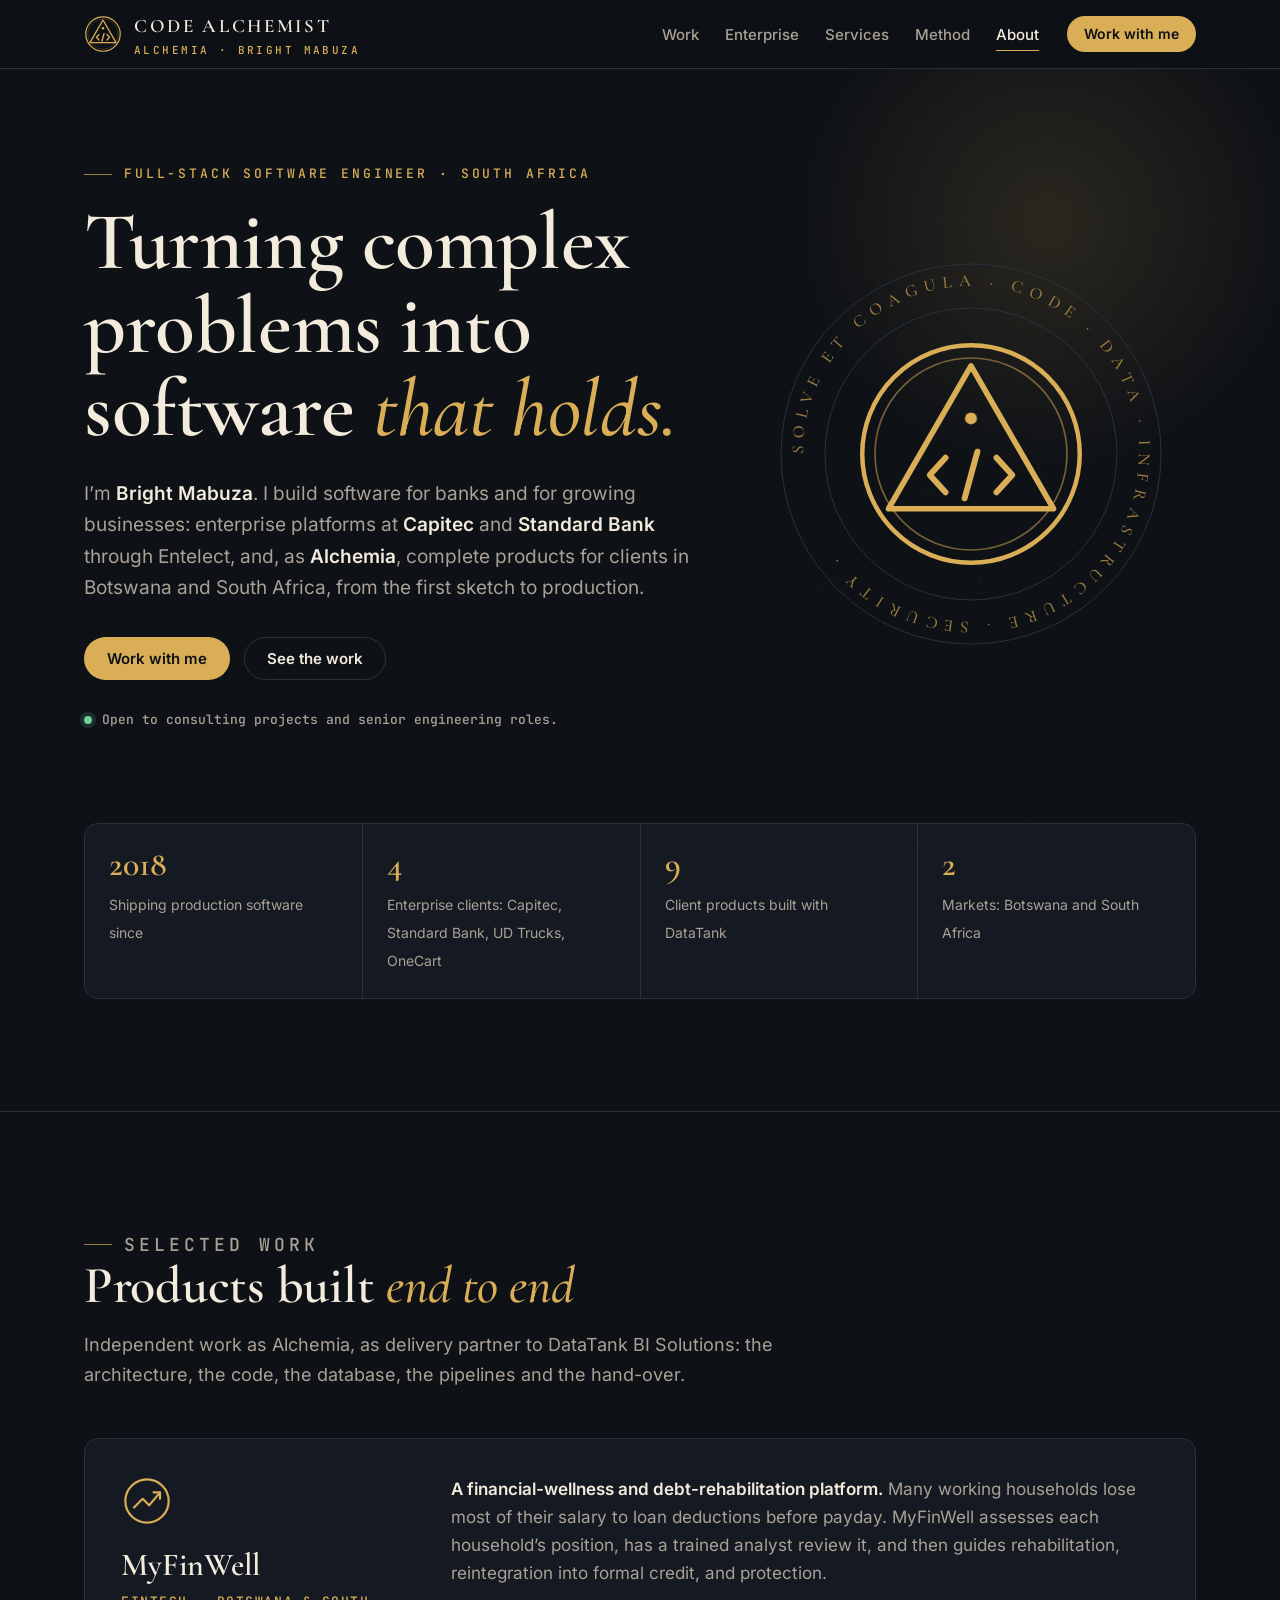
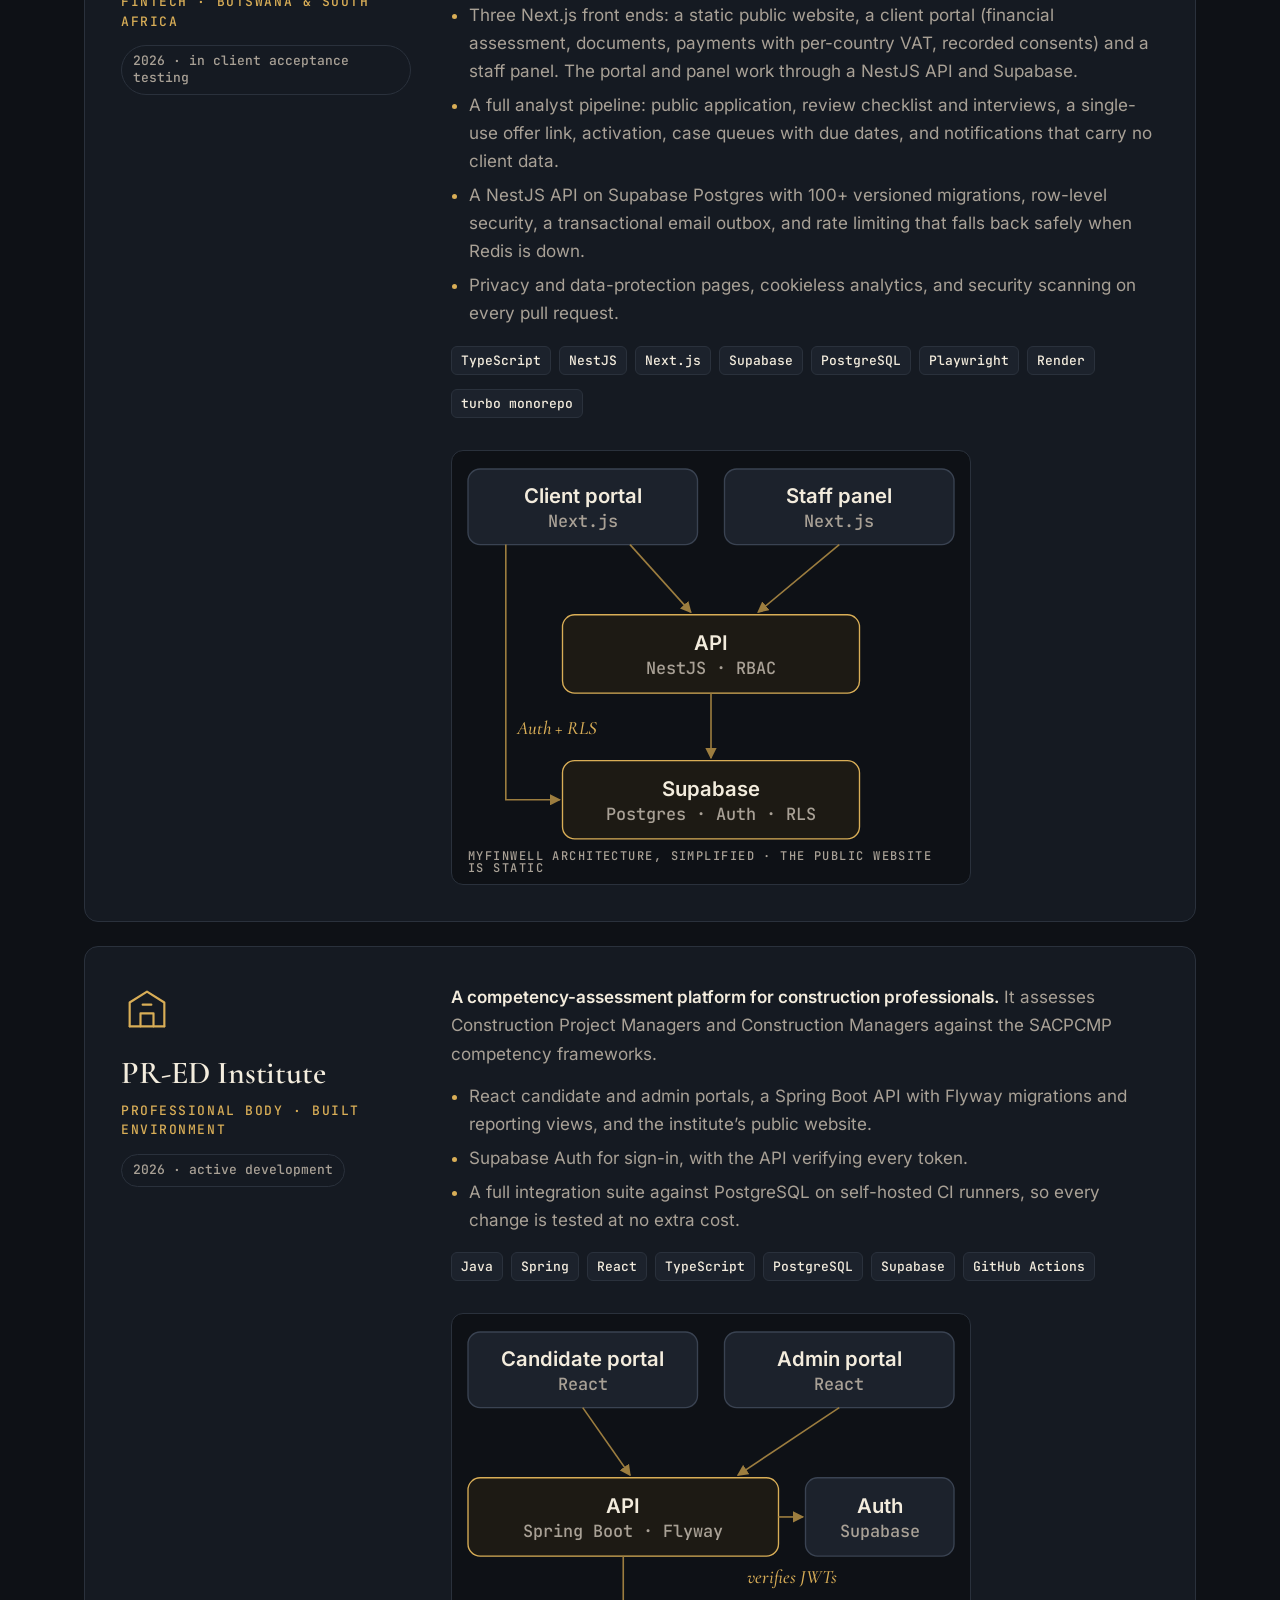
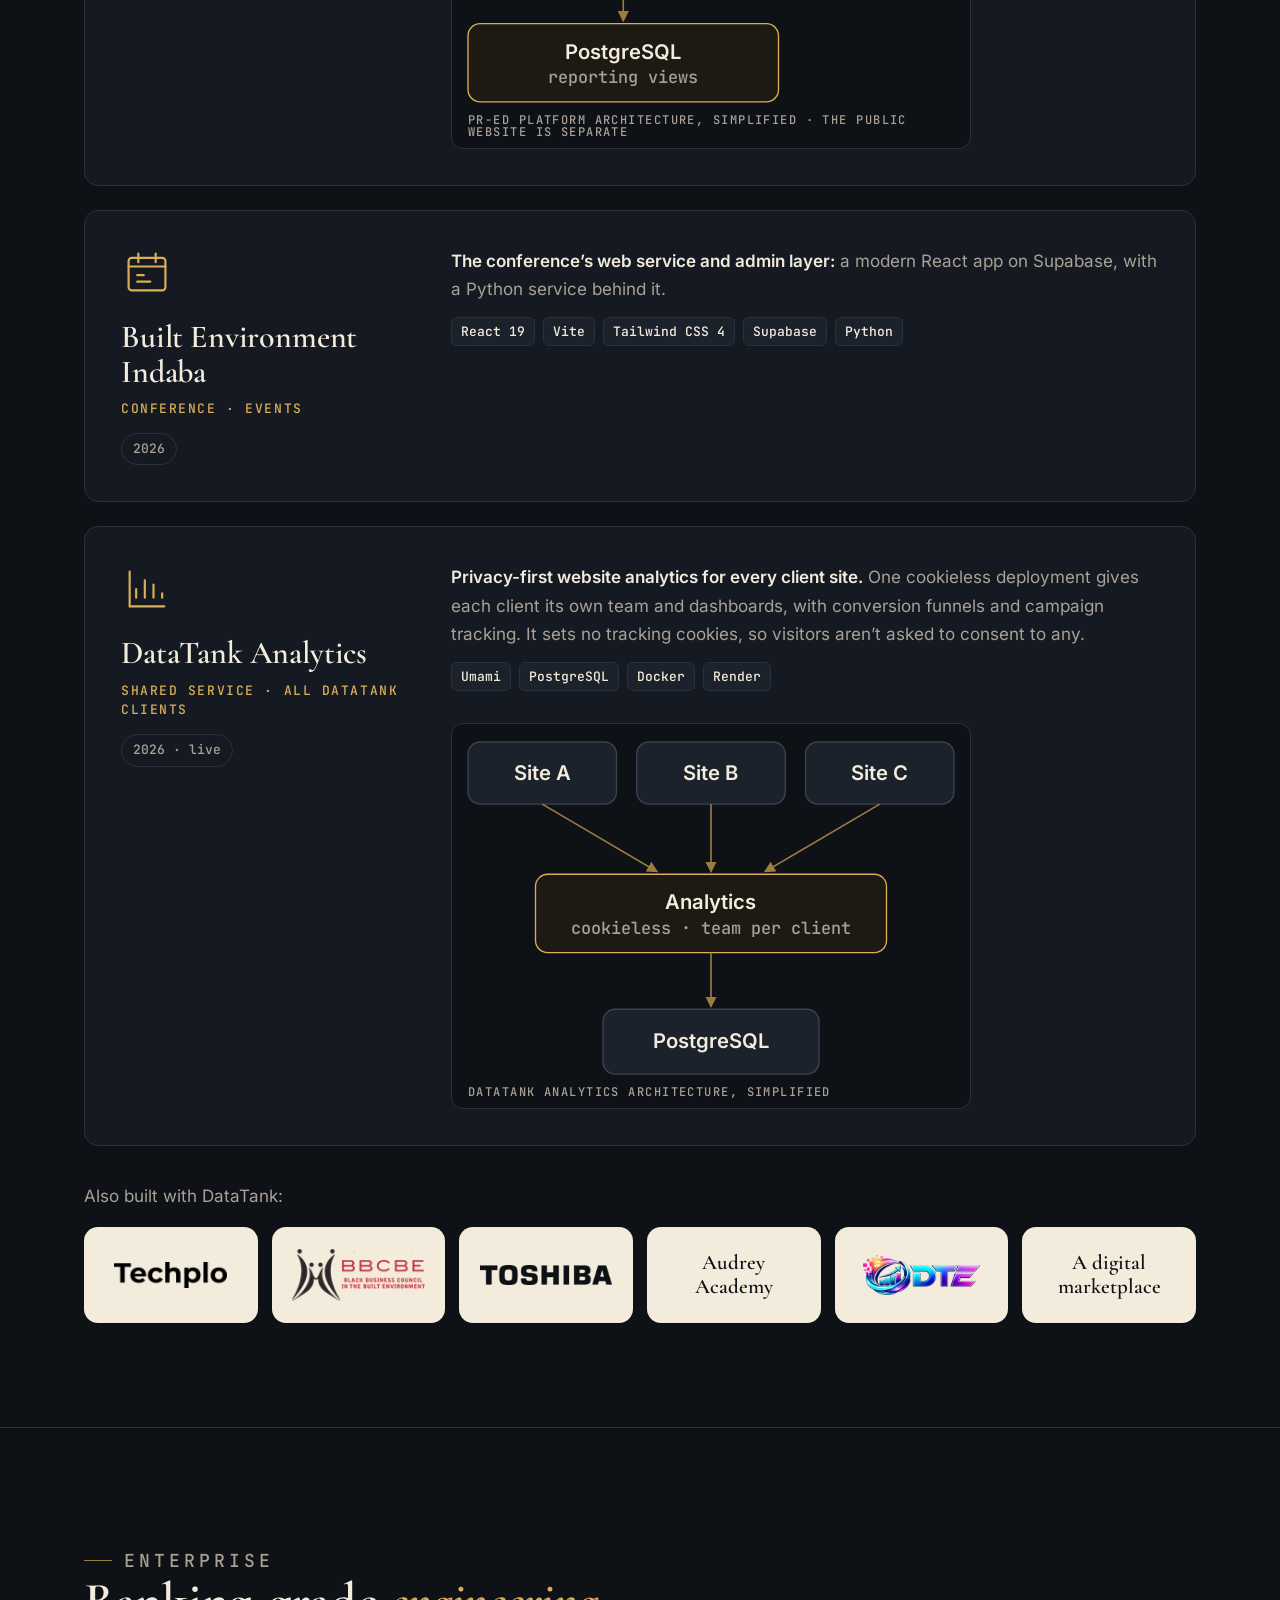
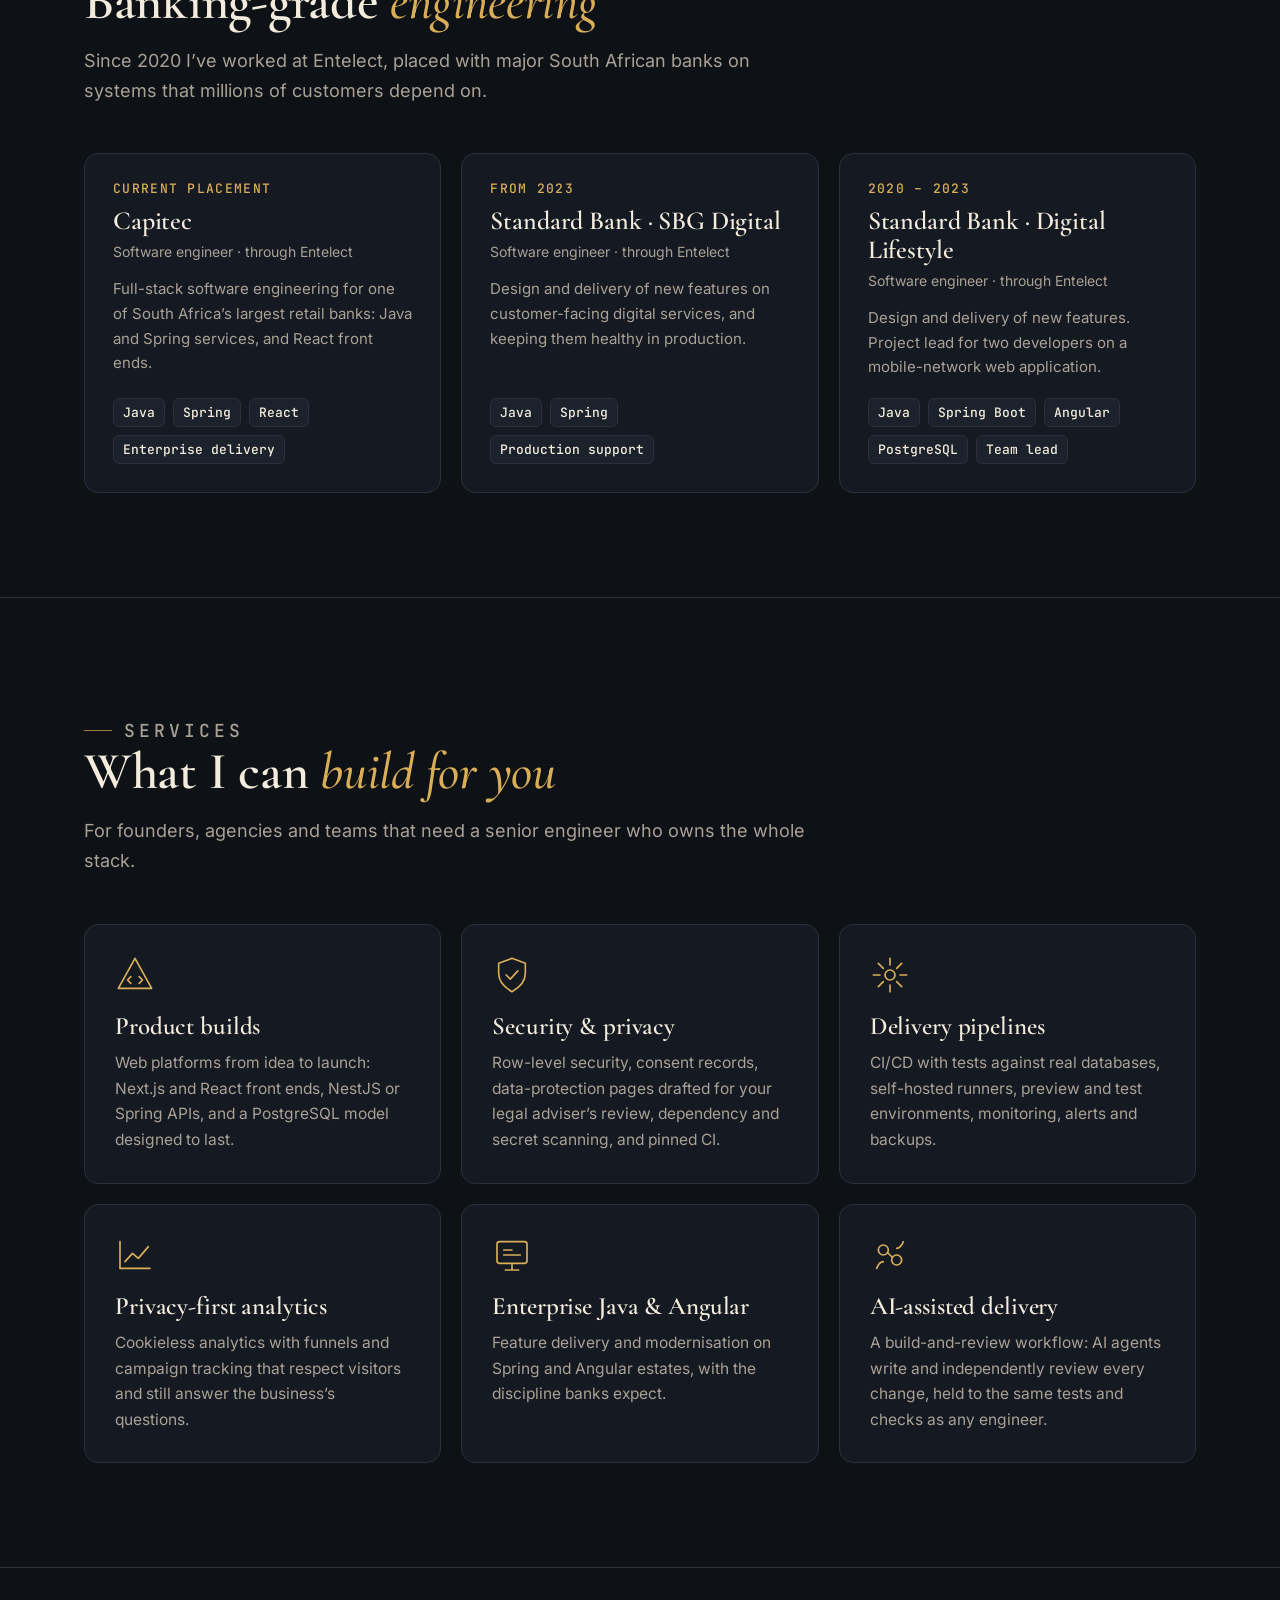
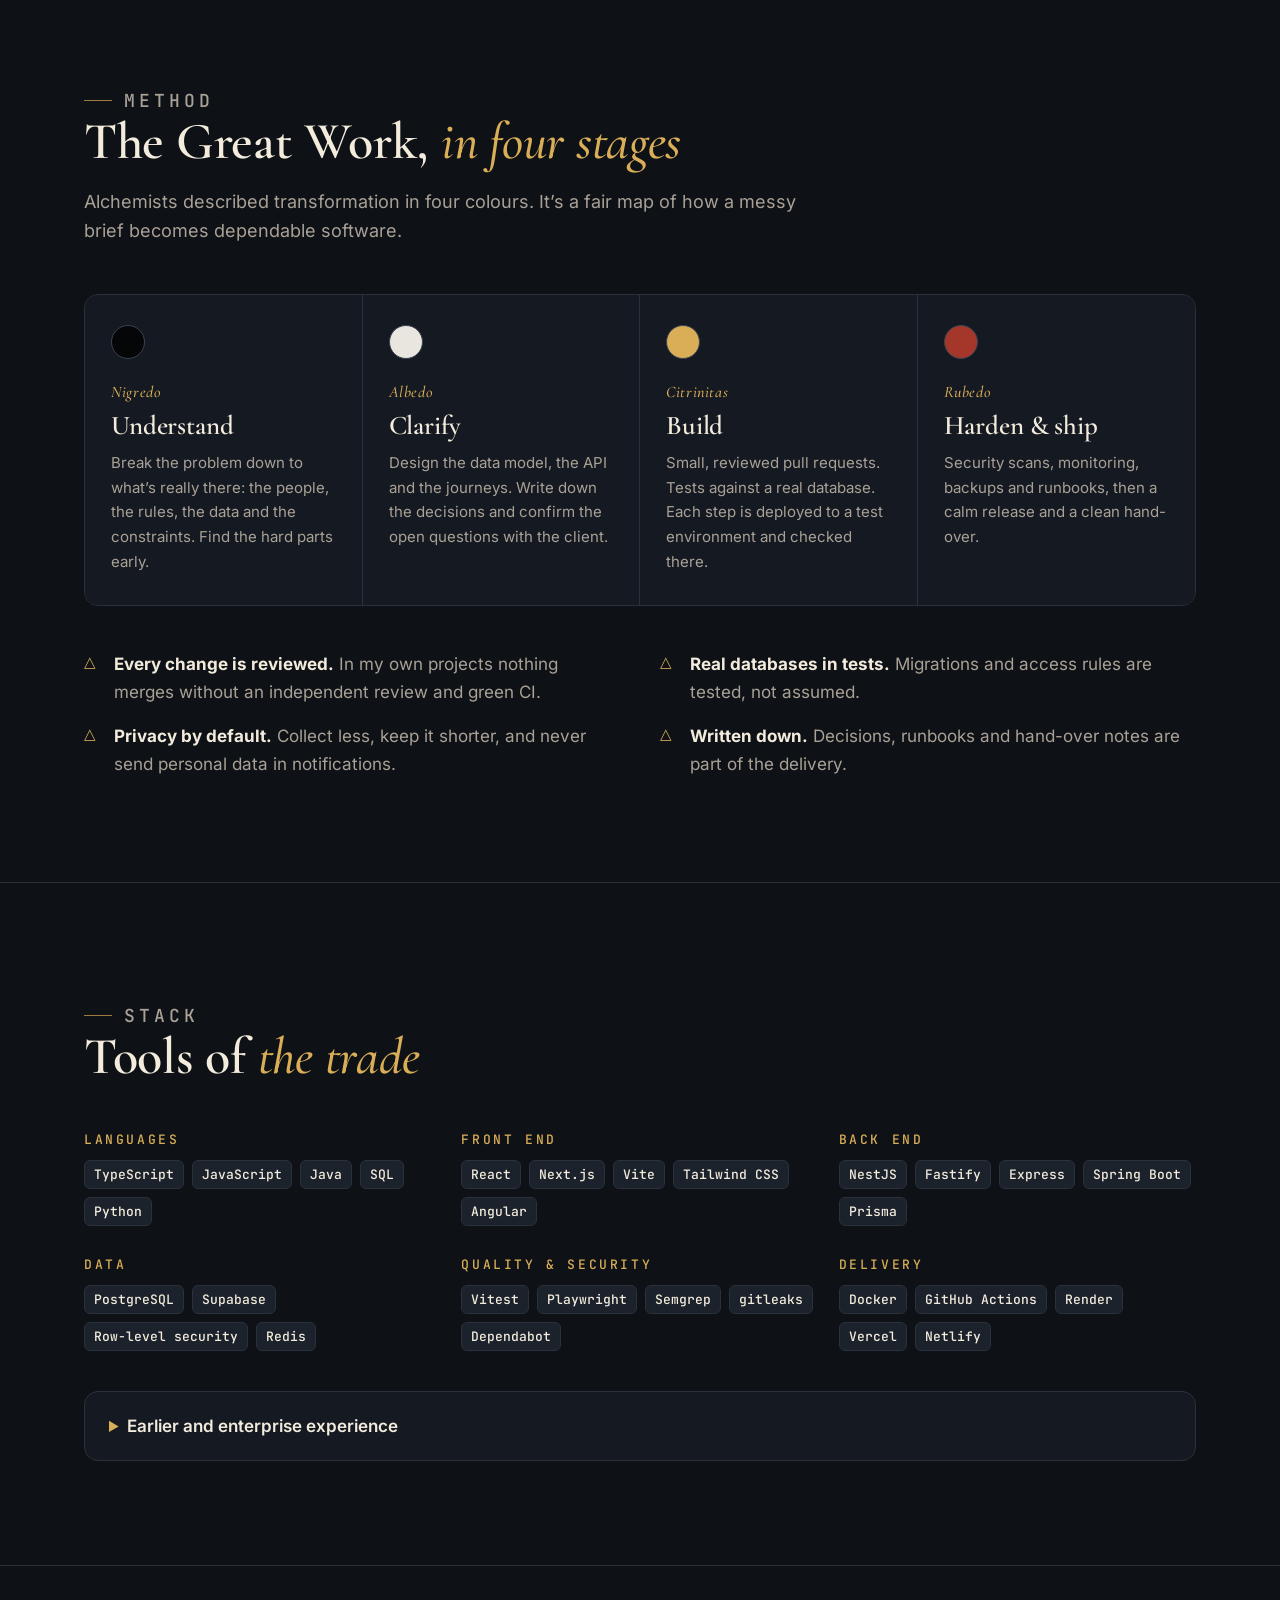
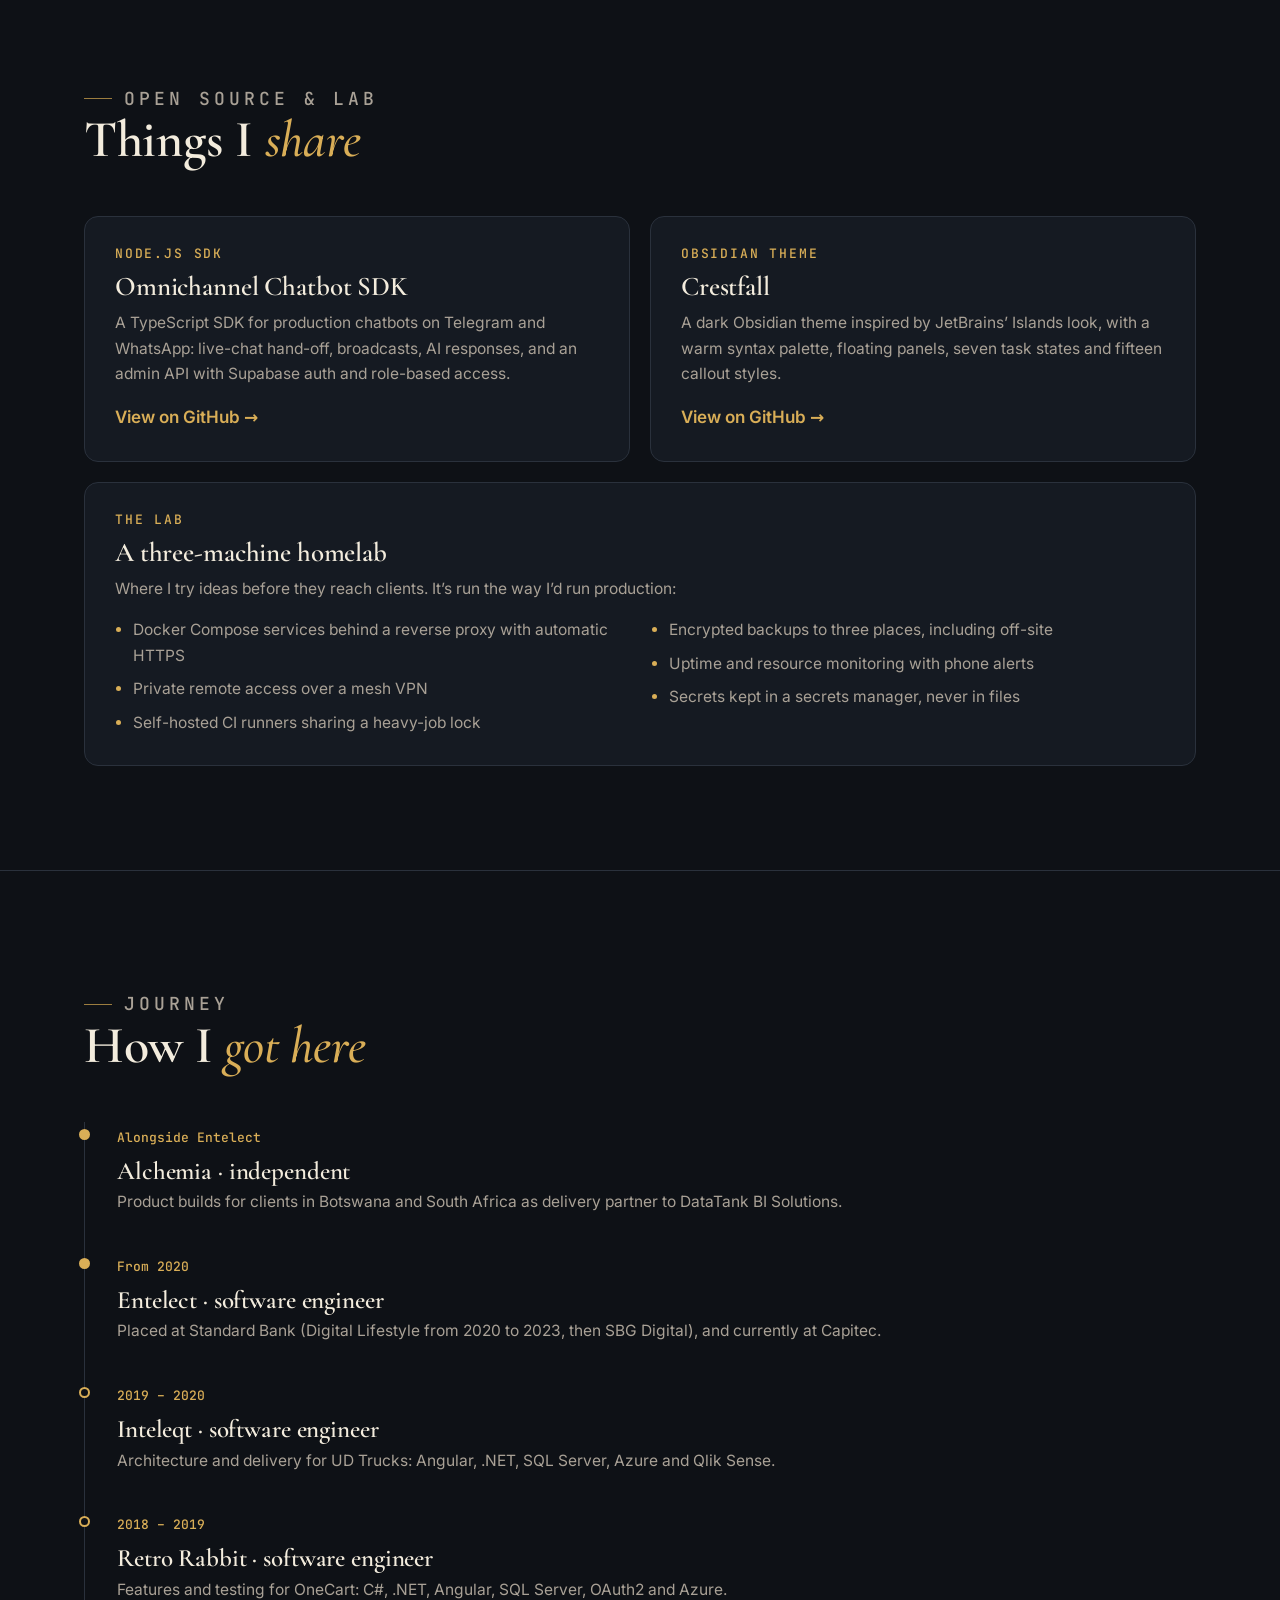
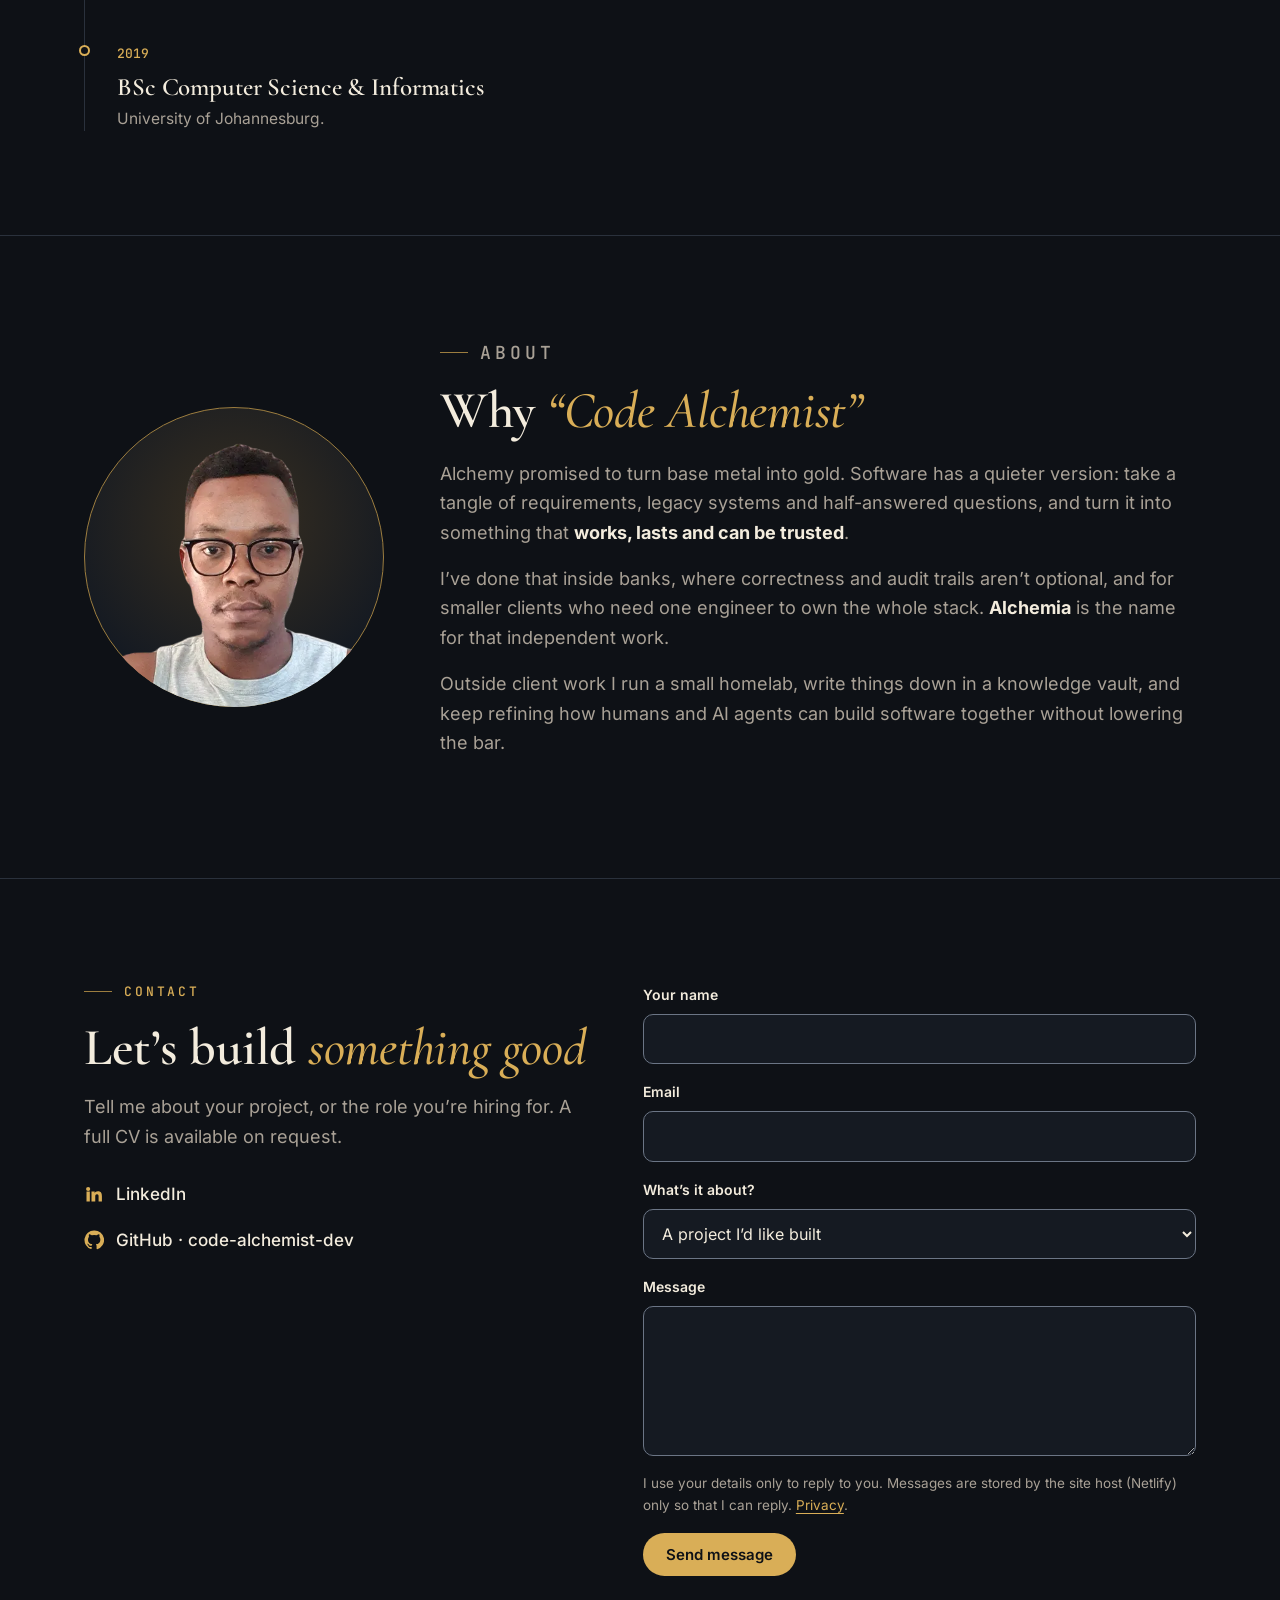
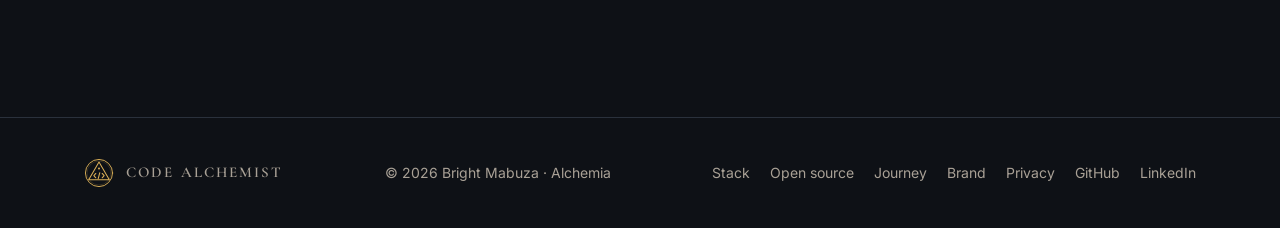
<file: index.html>
<!doctype html>
<html lang="en-ZA">
<head>
  <meta charset="utf-8">
  <meta name="viewport" content="width=device-width, initial-scale=1">
  <title>Bright Mabuza · Code Alchemist — full-stack software engineer</title>
  <meta name="description" content="Bright Mabuza (Code Alchemist, Alchemia) is a full-stack software engineer in South Africa: enterprise banking platforms at Capitec and Standard Bank through Entelect, and product builds for clients in Botswana and South Africa.">
  <link rel="canonical" href="https://bright-mabuza.netlify.app/">
  <meta name="theme-color" content="#0E1116">
  <meta name="color-scheme" content="dark">
  <meta name="author" content="Bright Mabuza">

  <meta property="og:type" content="website">
  <meta property="og:site_name" content="Code Alchemist · Alchemia">
  <meta property="og:title" content="Bright Mabuza · Code Alchemist">
  <meta property="og:description" content="Full-stack software engineer. Enterprise banking platforms, and product builds from first sketch to production.">
  <meta property="og:url" content="https://bright-mabuza.netlify.app/">
  <meta property="og:image" content="https://bright-mabuza.netlify.app/assets/img/og-image.png">
  <meta property="og:image:width" content="1200">
  <meta property="og:image:height" content="630">
  <meta property="og:image:alt" content="Code Alchemist logo: a gold circle and triangle around code brackets, with the words Code Alchemist, Alchemia, Bright Mabuza.">
  <meta name="twitter:card" content="summary_large_image">

  <link rel="icon" href="/assets/brand/favicon.svg" type="image/svg+xml">
  <link rel="icon" href="/assets/img/favicon-32.png" sizes="32x32" type="image/png">
  <link rel="apple-touch-icon" href="/assets/img/apple-touch-icon.png">
  <link rel="manifest" href="/site.webmanifest">

  <link rel="preload" href="/assets/fonts/cormorant-garamond-latin-600-normal.woff2" as="font" type="font/woff2" crossorigin>
  <link rel="preload" href="/assets/fonts/inter-latin-wght-normal.woff2" as="font" type="font/woff2" crossorigin>
  <link rel="preload" href="/assets/fonts/cormorant-garamond-latin-500-italic.woff2" as="font" type="font/woff2" crossorigin>
  <link rel="stylesheet" href="/assets/css/styles.css?v=896b07cbca">
  <script src="/assets/js/main.js?v=28e9ac92ee" defer></script>

  <script type="application/ld+json">
  {
    "@context": "https://schema.org",
    "@type": "Person",
    "name": "Bright Mabuza",
    "alternateName": "Code Alchemist",
    "jobTitle": "Full-stack software engineer",
    "url": "https://bright-mabuza.netlify.app/",
    "image": "https://bright-mabuza.netlify.app/assets/img/bright-mabuza.webp",
    "worksFor": { "@type": "Organization", "name": "Entelect" },
    "alumniOf": { "@type": "CollegeOrUniversity", "name": "University of Johannesburg" },
    "address": { "@type": "PostalAddress", "addressCountry": "ZA" },
    "sameAs": [
      "https://github.com/code-alchemist-dev",
      "https://www.linkedin.com/in/bright-mabuza-08697383/"
    ],
    "knowsAbout": ["TypeScript", "Java", "Spring Boot", "NestJS", "Next.js", "React", "Angular", "PostgreSQL", "Supabase", "DevOps"]
  }
  </script>
  <script type="application/ld+json">
  {
    "@context": "https://schema.org",
    "@type": "ProfessionalService",
    "name": "Alchemia",
    "alternateName": "Code Alchemist",
    "description": "Independent software engineering: web platforms, APIs and PostgreSQL systems for clients in Botswana and South Africa.",
    "url": "https://bright-mabuza.netlify.app/",
    "logo": "https://bright-mabuza.netlify.app/assets/img/icon-512.png",
    "image": "https://bright-mabuza.netlify.app/assets/img/og-image.png",
    "founder": { "@type": "Person", "name": "Bright Mabuza" },
    "areaServed": [{ "@type": "Country", "name": "South Africa" }, { "@type": "Country", "name": "Botswana" }]
  }
  </script>
</head>
<body>
  <a class="skip-link" href="#main">Skip to content</a>

  <header class="site-header">
    <div class="container header-inner">
      <a class="brand" href="/">
        <img src="/assets/brand/mark.svg" alt="" width="38" height="38">
        <span>
          <span class="brand-name">Code Alchemist</span>
          <span class="brand-sub">ALCHEMIA · BRIGHT MABUZA</span>
        </span>
      </a>
      <button class="nav-toggle" type="button" aria-expanded="false" aria-controls="site-nav" aria-label="Open menu">
        <svg width="22" height="22" viewBox="0 0 24 24" fill="none" stroke="currentColor" stroke-width="2" stroke-linecap="round" aria-hidden="true"><path class="i-open" d="M4 7h16M4 12h16M4 17h16"/><path class="i-close" d="M6 6l12 12M18 6L6 18" hidden/></svg>
      </button>
      <nav class="site-nav" id="site-nav" aria-label="Main">
        <ul class="nav-list">
          <li><a href="#work">Work</a></li>
          <li><a href="#enterprise">Enterprise</a></li>
          <li><a href="#services">Services</a></li>
          <li><a href="#method">Method</a></li>
          <li><a href="#about">About</a></li>
        </ul>
        <a class="btn btn-gold btn-sm" href="#contact">Work with me</a>
      </nav>
    </div>
  </header>

  <main id="main">
    <!-- ================= HERO ================= -->
    <section class="hero" aria-labelledby="hero-title">
      <div class="symbol-field" aria-hidden="true"></div>
      <div class="container">
        <div class="hero-grid">
          <div>
            <p class="eyebrow">Full-stack software engineer · South Africa</p>
            <h1 id="hero-title">Turning complex problems into software <em>that holds.</em></h1>
            <p class="hero-lede">
              I’m <strong>Bright Mabuza</strong>. I build software for banks and for growing businesses:
              enterprise platforms at <strong>Capitec</strong> and <strong>Standard Bank</strong> through Entelect,
              and, as <strong>Alchemia</strong>, complete products for clients in Botswana and South Africa,
              from the first sketch to production.
            </p>
            <div class="hero-ctas">
              <a class="btn btn-gold" href="#contact">Work with me</a>
              <a class="btn btn-ghost" href="#work">See the work</a>
            </div>
            <p class="availability"><span class="dot" aria-hidden="true"></span>Open to consulting projects and senior engineering roles.</p>
          </div>

          <div class="hero-seal" aria-hidden="true">
            <svg viewBox="0 0 400 400">
              <defs><path id="ring-path" d="M200,200 m-168,0 a168,168 0 1,1 336,0 a168,168 0 1,1 -336,0"/></defs>
              <g>
                <circle cx="200" cy="200" r="190" fill="none" stroke="#2A313C"/>
                <text font-family="Cormorant Garamond, Georgia, serif" font-size="17" letter-spacing="7" fill="#9C7D3F">
                  <textPath href="#ring-path">SOLVE ET COAGULA · CODE · DATA · INFRASTRUCTURE · SECURITY ·</textPath>
                </text>
              </g>
              <circle cx="200" cy="200" r="146" fill="none" stroke="#2A313C"/>
              <g class="seal-mark" transform="translate(80 80) scale(3.75)" fill="none" stroke="#D9AE57" stroke-linecap="round" stroke-linejoin="round">
                <circle cx="32" cy="32" r="29" stroke-width="1.2"/>
                <circle cx="32" cy="32" r="25.6" stroke-width="0.45" opacity="0.5"/>
                <path d="M32 8.5 L54 46.6 H10 Z" stroke-width="1.5"/>
                <path d="M25.2 33 L21 37.6 L25.2 42.2" stroke-width="1.6"/>
                <path d="M38.8 33 L43 37.6 L38.8 42.2" stroke-width="1.6"/>
                <path d="M33.7 31.4 L30.3 43.8" stroke-width="1.6"/>
                <circle class="seal-spark" cx="32" cy="22.5" r="1.6" fill="#D9AE57" stroke="none"/>
              </g>
            </svg>
          </div>
        </div>

        <ul class="facts">
          <li><b>2018</b><span>Shipping production software since</span></li>
          <li><b>4</b><span>Enterprise clients: Capitec, Standard Bank, UD Trucks, OneCart</span></li>
          <li><b>9</b><span>Client products built with DataTank</span></li>
          <li><b>2</b><span>Markets: Botswana and South Africa</span></li>
        </ul>
      </div>
    </section>

    <!-- ================= WORK ================= -->
    <section id="work" aria-labelledby="work-title">
      <div class="container">
        <div class="section-head reveal">
          <p class="eyebrow">Selected work</p>
          <h2 id="work-title">Products built <em>end to end</em></h2>
          <p>Independent work as Alchemia, as delivery partner to DataTank BI Solutions: the architecture, the code, the database, the pipelines and the hand-over.</p>
        </div>

        <div class="work-list">
          <article class="case reveal" aria-labelledby="c-mfw">
            <div class="case-meta">
              <svg class="glyph" viewBox="0 0 48 48" fill="none" stroke="currentColor" stroke-width="2" stroke-linecap="round" stroke-linejoin="round" aria-hidden="true"><circle cx="24" cy="24" r="20"/><path d="M12 30l8-8 6 6 10-12"/><path d="M30 16h6v6"/></svg>
              <h3 id="c-mfw">MyFinWell</h3>
              <p class="client">Fintech · Botswana &amp; South Africa</p>
              <span class="status">2026 · in client acceptance testing</span>
            </div>
            <div class="case-body">
              <p><strong>A financial-wellness and debt-rehabilitation platform.</strong> Many working households lose most of their salary to loan deductions before payday. MyFinWell assesses each household’s position, has a trained analyst review it, and then guides rehabilitation, reintegration into formal credit, and protection.</p>
              <ul>
                <li>Three Next.js front ends: a static public website, a client portal (financial assessment, documents, payments with per-country VAT, recorded consents) and a staff panel. The portal and panel work through a NestJS API and Supabase.</li>
                <li>A full analyst pipeline: public application, review checklist and interviews, a single-use offer link, activation, case queues with due dates, and notifications that carry no client data.</li>
                <li>A NestJS API on Supabase Postgres with 100+ versioned migrations, row-level security, a transactional email outbox, and rate limiting that falls back safely when Redis is down.</li>
                <li>Privacy and data-protection pages, cookieless analytics, and security scanning on every pull request.</li>
              </ul>
              <ul class="tags" aria-label="Technologies">
                <li>TypeScript</li><li>NestJS</li><li>Next.js</li><li>Supabase</li><li>PostgreSQL</li><li>Playwright</li><li>Render</li><li>turbo monorepo</li>
              </ul>
              <figure class="diagram"><svg viewBox="0 0 360 274" role="img" aria-labelledby="dg-mfw-t"><title id="dg-mfw-t">MyFinWell architecture: the client portal and staff panel, both Next.js, call a NestJS API backed by Supabase Postgres. The client portal also uses Supabase directly for sign-in and row-level-secured data.</title><defs><marker id="dg-mfw-arrow" viewBox="0 0 8 8" refX="7" refY="4" markerWidth="7" markerHeight="7" orient="auto-start-reverse"><path class="dg-head" d="M0 0 L8 4 L0 8 Z"/></marker></defs><rect class="dg-box" x="0" y="0" width="170" height="56" rx="9"/><text class="dg-t" x="85.0" y="25.0" text-anchor="middle">Client portal</text><text class="dg-s" x="85.0" y="43.0" text-anchor="middle">Next.js</text><rect class="dg-box" x="190" y="0" width="170" height="56" rx="9"/><text class="dg-t" x="275.0" y="25.0" text-anchor="middle">Staff panel</text><text class="dg-s" x="275.0" y="43.0" text-anchor="middle">Next.js</text><path class="dg-ln" d="M120 56 L165 106" marker-end="url(#dg-mfw-arrow)"/><path class="dg-ln" d="M275 56 L215 106" marker-end="url(#dg-mfw-arrow)"/><rect class="dg-box dg-core" x="70" y="108" width="220" height="58" rx="9"/><text class="dg-t" x="180.0" y="134.0" text-anchor="middle">API</text><text class="dg-s" x="180.0" y="152.0" text-anchor="middle">NestJS · RBAC</text><path class="dg-ln" d="M180 166 L180 214" marker-end="url(#dg-mfw-arrow)"/><rect class="dg-box dg-core" x="70" y="216" width="220" height="58" rx="9"/><text class="dg-t" x="180.0" y="242.0" text-anchor="middle">Supabase</text><text class="dg-s" x="180.0" y="260.0" text-anchor="middle">Postgres · Auth · RLS</text><path class="dg-ln" d="M28 56 L28 245 L68 245" marker-end="url(#dg-mfw-arrow)"/><text class="dg-n" x="36" y="196" text-anchor="start">Auth + RLS</text></svg><figcaption>MyFinWell architecture, simplified · the public website is static</figcaption></figure>
            </div>
          </article>

          <article class="case reveal" aria-labelledby="c-pred">
            <div class="case-meta">
              <svg class="glyph" viewBox="0 0 48 48" fill="none" stroke="currentColor" stroke-width="2" stroke-linecap="round" stroke-linejoin="round" aria-hidden="true"><path d="M8 40V18l16-10 16 10v22"/><path d="M8 40h32"/><path d="M18 40V28h12v12"/><path d="M20 20h8"/></svg>
              <h3 id="c-pred">PR-ED Institute</h3>
              <p class="client">Professional body · built environment</p>
              <span class="status">2026 · active development</span>
            </div>
            <div class="case-body">
              <p><strong>A competency-assessment platform for construction professionals.</strong> It assesses Construction Project Managers and Construction Managers against the SACPCMP competency frameworks.</p>
              <ul>
                <li>React candidate and admin portals, a Spring Boot API with Flyway migrations and reporting views, and the institute’s public website.</li>
                <li>Supabase Auth for sign-in, with the API verifying every token.</li>
                <li>A full integration suite against PostgreSQL on self-hosted CI runners, so every change is tested at no extra cost.</li>
              </ul>
              <ul class="tags" aria-label="Technologies">
                <li>Java</li><li>Spring</li><li>React</li><li>TypeScript</li><li>PostgreSQL</li><li>Supabase</li><li>GitHub Actions</li>
              </ul>
              <figure class="diagram"><svg viewBox="0 0 360 274" role="img" aria-labelledby="dg-pred-t"><title id="dg-pred-t">PR-ED architecture: React candidate and admin portals call a Spring Boot API with Flyway migrations, which verifies Supabase Auth tokens and stores data in PostgreSQL with reporting views.</title><defs><marker id="dg-pred-arrow" viewBox="0 0 8 8" refX="7" refY="4" markerWidth="7" markerHeight="7" orient="auto-start-reverse"><path class="dg-head" d="M0 0 L8 4 L0 8 Z"/></marker></defs><rect class="dg-box" x="0" y="0" width="170" height="56" rx="9"/><text class="dg-t" x="85.0" y="25.0" text-anchor="middle">Candidate portal</text><text class="dg-s" x="85.0" y="43.0" text-anchor="middle">React</text><rect class="dg-box" x="190" y="0" width="170" height="56" rx="9"/><text class="dg-t" x="275.0" y="25.0" text-anchor="middle">Admin portal</text><text class="dg-s" x="275.0" y="43.0" text-anchor="middle">React</text><path class="dg-ln" d="M85 56 L120 106" marker-end="url(#dg-pred-arrow)"/><path class="dg-ln" d="M275 56 L200 106" marker-end="url(#dg-pred-arrow)"/><rect class="dg-box dg-core" x="0" y="108" width="230" height="58" rx="9"/><text class="dg-t" x="115.0" y="134.0" text-anchor="middle">API</text><text class="dg-s" x="115.0" y="152.0" text-anchor="middle">Spring Boot · Flyway</text><rect class="dg-box" x="250" y="108" width="110" height="58" rx="9"/><text class="dg-t" x="305.0" y="134.0" text-anchor="middle">Auth</text><text class="dg-s" x="305.0" y="152.0" text-anchor="middle">Supabase</text><path class="dg-ln" d="M230 137 L248 137" marker-end="url(#dg-pred-arrow)"/><text class="dg-n" x="240" y="186" text-anchor="middle">verifies JWTs</text><path class="dg-ln" d="M115 166 L115 214" marker-end="url(#dg-pred-arrow)"/><rect class="dg-box dg-core" x="0" y="216" width="230" height="58" rx="9"/><text class="dg-t" x="115.0" y="242.0" text-anchor="middle">PostgreSQL</text><text class="dg-s" x="115.0" y="260.0" text-anchor="middle">reporting views</text></svg><figcaption>PR-ED platform architecture, simplified · the public website is separate</figcaption></figure>
            </div>
          </article>

          <article class="case reveal" aria-labelledby="c-bei">
            <div class="case-meta">
              <svg class="glyph" viewBox="0 0 48 48" fill="none" stroke="currentColor" stroke-width="2" stroke-linecap="round" stroke-linejoin="round" aria-hidden="true"><rect x="7" y="10" width="34" height="30" rx="3"/><path d="M7 18h34M16 6v8M32 6v8"/><path d="M15 26h6M15 32h12"/></svg>
              <h3 id="c-bei">Built Environment Indaba</h3>
              <p class="client">Conference · events</p>
              <span class="status">2026</span>
            </div>
            <div class="case-body">
              <p><strong>The conference’s web service and admin layer:</strong> a modern React app on Supabase, with a Python service behind it.</p>
              <ul class="tags" aria-label="Technologies">
                <li>React 19</li><li>Vite</li><li>Tailwind CSS 4</li><li>Supabase</li><li>Python</li>
              </ul>
            </div>
          </article>

          <article class="case reveal" aria-labelledby="c-an">
            <div class="case-meta">
              <svg class="glyph" viewBox="0 0 48 48" fill="none" stroke="currentColor" stroke-width="2" stroke-linecap="round" stroke-linejoin="round" aria-hidden="true"><path d="M8 40V8"/><path d="M8 40h32"/><path d="M14 32v-8M22 32V16M30 32v-12M38 32v-4"/></svg>
              <h3 id="c-an">DataTank Analytics</h3>
              <p class="client">Shared service · all DataTank clients</p>
              <span class="status">2026 · live</span>
            </div>
            <div class="case-body">
              <p><strong>Privacy-first website analytics for every client site.</strong> One cookieless deployment gives each client its own team and dashboards, with conversion funnels and campaign tracking. It sets no tracking cookies, so visitors aren’t asked to consent to any.</p>
              <ul class="tags" aria-label="Technologies">
                <li>Umami</li><li>PostgreSQL</li><li>Docker</li><li>Render</li>
              </ul>
              <figure class="diagram"><svg viewBox="0 0 360 246" role="img" aria-labelledby="dg-ana-t"><title id="dg-ana-t">Analytics architecture: client sites send cookieless events to one analytics service with a team per client, backed by PostgreSQL.</title><defs><marker id="dg-ana-arrow" viewBox="0 0 8 8" refX="7" refY="4" markerWidth="7" markerHeight="7" orient="auto-start-reverse"><path class="dg-head" d="M0 0 L8 4 L0 8 Z"/></marker></defs><rect class="dg-box" x="0" y="0" width="110" height="46" rx="9"/><text class="dg-t" x="55.0" y="28.0" text-anchor="middle">Site A</text><rect class="dg-box" x="125" y="0" width="110" height="46" rx="9"/><text class="dg-t" x="180.0" y="28.0" text-anchor="middle">Site B</text><rect class="dg-box" x="250" y="0" width="110" height="46" rx="9"/><text class="dg-t" x="305.0" y="28.0" text-anchor="middle">Site C</text><path class="dg-ln" d="M55 46 L140 96" marker-end="url(#dg-ana-arrow)"/><path class="dg-ln" d="M180 46 L180 96" marker-end="url(#dg-ana-arrow)"/><path class="dg-ln" d="M305 46 L220 96" marker-end="url(#dg-ana-arrow)"/><rect class="dg-box dg-core" x="50" y="98" width="260" height="58" rx="9"/><text class="dg-t" x="180.0" y="124.0" text-anchor="middle">Analytics</text><text class="dg-s" x="180.0" y="142.0" text-anchor="middle">cookieless · team per client</text><path class="dg-ln" d="M180 156 L180 196" marker-end="url(#dg-ana-arrow)"/><rect class="dg-box" x="100" y="198" width="160" height="48" rx="9"/><text class="dg-t" x="180.0" y="227.0" text-anchor="middle">PostgreSQL</text></svg><figcaption>DataTank Analytics architecture, simplified</figcaption></figure>
            </div>
          </article>
        </div>

        <div class="more-clients reveal">
          <p>Also built with DataTank:</p>
          <ul class="logo-wall">
            <li><img class="lg-techplo" src="assets/img/clients/techplo.webp" alt="Techplo" width="488" height="112" loading="lazy" decoding="async"></li>
            <li><img class="lg-bbcbe" src="assets/img/clients/bbcbe.webp" alt="BBCBE, Black Business Council in the Built Environment" width="288" height="112" loading="lazy" decoding="async"></li>
            <li><img class="lg-toshiba" src="assets/img/clients/toshiba.webp" alt="Toshiba TV South Africa" width="736" height="112" loading="lazy" decoding="async"></li>
            <li><span class="lg-text">Audrey Academy</span></li>
            <li><img class="lg-dte" src="assets/img/clients/dte.webp" alt="DTE, Digital Transformation Engine" width="325" height="112" loading="lazy" decoding="async"></li>
            <li><span class="lg-text">A digital marketplace</span></li>
          </ul>
        </div>
      </div>
    </section>

    <!-- ================= ENTERPRISE ================= -->
    <section id="enterprise" aria-labelledby="ent-title">
      <div class="container">
        <div class="section-head reveal">
          <p class="eyebrow">Enterprise</p>
          <h2 id="ent-title">Banking-grade <em>engineering</em></h2>
          <p>Since 2020 I’ve worked at Entelect, placed with major South African banks on systems that millions of customers depend on.</p>
        </div>
        <div class="enterprise">
          <article class="ent reveal">
            <span class="when">CURRENT PLACEMENT</span>
            <h3>Capitec</h3>
            <p class="via">Software engineer · through Entelect</p>
            <p>Full-stack software engineering for one of South Africa’s largest retail banks: Java and Spring services, and React front ends.</p>
            <ul class="tags" aria-label="Skills"><li>Java</li><li>Spring</li><li>React</li><li>Enterprise delivery</li></ul>
          </article>
          <article class="ent reveal">
            <span class="when">FROM 2023</span>
            <h3>Standard Bank · SBG Digital</h3>
            <p class="via">Software engineer · through Entelect</p>
            <p>Design and delivery of new features on customer-facing digital services, and keeping them healthy in production.</p>
            <ul class="tags" aria-label="Skills"><li>Java</li><li>Spring</li><li>Production support</li></ul>
          </article>
          <article class="ent reveal">
            <span class="when">2020 – 2023</span>
            <h3>Standard Bank · Digital Lifestyle</h3>
            <p class="via">Software engineer · through Entelect</p>
            <p>Design and delivery of new features. Project lead for two developers on a mobile-network web application.</p>
            <ul class="tags" aria-label="Skills"><li>Java</li><li>Spring Boot</li><li>Angular</li><li>PostgreSQL</li><li>Team lead</li></ul>
          </article>
        </div>
      </div>
    </section>

    <!-- ================= SERVICES ================= -->
    <section id="services" aria-labelledby="svc-title">
      <div class="container">
        <div class="section-head reveal">
          <p class="eyebrow">Services</p>
          <h2 id="svc-title">What I can <em>build for you</em></h2>
          <p>For founders, agencies and teams that need a senior engineer who owns the whole stack.</p>
        </div>
        <div class="services">
          <article class="service reveal">
            <svg class="glyph" viewBox="0 0 48 48" fill="none" stroke="currentColor" stroke-width="2" stroke-linecap="round" stroke-linejoin="round" aria-hidden="true"><path d="M24 4L44 40H4Z"/><path d="M19 26l-4 4 4 4M29 26l4 4-4 4"/></svg>
            <h3>Product builds</h3>
            <p>Web platforms from idea to launch: Next.js and React front ends, NestJS or Spring APIs, and a PostgreSQL model designed to last.</p>
          </article>
          <article class="service reveal">
            <svg class="glyph" viewBox="0 0 48 48" fill="none" stroke="currentColor" stroke-width="2" stroke-linecap="round" stroke-linejoin="round" aria-hidden="true"><path d="M24 4l16 6v12c0 10-7 17-16 22C15 39 8 32 8 22V10Z"/><path d="M17 24l5 5 9-10"/></svg>
            <h3>Security &amp; privacy</h3>
            <p>Row-level security, consent records, data-protection pages drafted for your legal adviser’s review, dependency and secret scanning, and pinned CI.</p>
          </article>
          <article class="service reveal">
            <svg class="glyph" viewBox="0 0 48 48" fill="none" stroke="currentColor" stroke-width="2" stroke-linecap="round" stroke-linejoin="round" aria-hidden="true"><circle cx="24" cy="24" r="6"/><path d="M24 4v8M24 36v8M4 24h8M36 24h8M10 10l6 6M32 32l6 6M38 10l-6 6M16 32l-6 6"/></svg>
            <h3>Delivery pipelines</h3>
            <p>CI/CD with tests against real databases, self-hosted runners, preview and test environments, monitoring, alerts and backups.</p>
          </article>
          <article class="service reveal">
            <svg class="glyph" viewBox="0 0 48 48" fill="none" stroke="currentColor" stroke-width="2" stroke-linecap="round" stroke-linejoin="round" aria-hidden="true"><path d="M6 40V8"/><path d="M6 40h36"/><path d="M12 32l9-10 7 6 12-14"/></svg>
            <h3>Privacy-first analytics</h3>
            <p>Cookieless analytics with funnels and campaign tracking that respect visitors and still answer the business’s questions.</p>
          </article>
          <article class="service reveal">
            <svg class="glyph" viewBox="0 0 48 48" fill="none" stroke="currentColor" stroke-width="2" stroke-linecap="round" stroke-linejoin="round" aria-hidden="true"><rect x="6" y="8" width="36" height="26" rx="3"/><path d="M16 42h16M24 34v8"/><path d="M14 18h10M14 24h20"/></svg>
            <h3>Enterprise Java &amp; Angular</h3>
            <p>Feature delivery and modernisation on Spring and Angular estates, with the discipline banks expect.</p>
          </article>
          <article class="service reveal">
            <svg class="glyph" viewBox="0 0 48 48" fill="none" stroke="currentColor" stroke-width="2" stroke-linecap="round" stroke-linejoin="round" aria-hidden="true"><circle cx="16" cy="18" r="6"/><circle cx="32" cy="30" r="6"/><path d="M21 21l6 6"/><path d="M8 40c2-5 5-8 8-8M40 8c-2 5-5 8-8 8"/></svg>
            <h3>AI-assisted delivery</h3>
            <p>A build-and-review workflow: AI agents write and independently review every change, held to the same tests and checks as any engineer.</p>
          </article>
        </div>
      </div>
    </section>

    <!-- ================= METHOD ================= -->
    <section id="method" aria-labelledby="method-title">
      <div class="container">
        <div class="section-head reveal">
          <p class="eyebrow">Method</p>
          <h2 id="method-title">The Great Work, <em>in four stages</em></h2>
          <p>Alchemists described transformation in four colours. It’s a fair map of how a messy brief becomes dependable software.</p>
        </div>
        <ol class="stages reveal">
          <li class="stage s-nigredo"><div class="swatch" aria-hidden="true"></div><span class="latin">Nigredo</span><h3>Understand</h3><p>Break the problem down to what’s really there: the people, the rules, the data and the constraints. Find the hard parts early.</p></li>
          <li class="stage s-albedo"><div class="swatch" aria-hidden="true"></div><span class="latin">Albedo</span><h3>Clarify</h3><p>Design the data model, the API and the journeys. Write down the decisions and confirm the open questions with the client.</p></li>
          <li class="stage s-citrinitas"><div class="swatch" aria-hidden="true"></div><span class="latin">Citrinitas</span><h3>Build</h3><p>Small, reviewed pull requests. Tests against a real database. Each step is deployed to a test environment and checked there.</p></li>
          <li class="stage s-rubedo"><div class="swatch" aria-hidden="true"></div><span class="latin">Rubedo</span><h3>Harden &amp; ship</h3><p>Security scans, monitoring, backups and runbooks, then a calm release and a clean hand-over.</p></li>
        </ol>
        <ul class="principles reveal">
          <li><strong>Every change is reviewed.</strong> In my own projects nothing merges without an independent review and green CI.</li>
          <li><strong>Real databases in tests.</strong> Migrations and access rules are tested, not assumed.</li>
          <li><strong>Privacy by default.</strong> Collect less, keep it shorter, and never send personal data in notifications.</li>
          <li><strong>Written down.</strong> Decisions, runbooks and hand-over notes are part of the delivery.</li>
        </ul>
      </div>
    </section>

    <!-- ================= STACK ================= -->
    <section id="stack" aria-labelledby="stack-title">
      <div class="container">
        <div class="section-head reveal">
          <p class="eyebrow">Stack</p>
          <h2 id="stack-title">Tools of <em>the trade</em></h2>
        </div>
        <div class="stack reveal">
          <div class="stack-group"><h3>Languages</h3><ul class="tags"><li>TypeScript</li><li>JavaScript</li><li>Java</li><li>SQL</li><li>Python</li></ul></div>
          <div class="stack-group"><h3>Front end</h3><ul class="tags"><li>React</li><li>Next.js</li><li>Vite</li><li>Tailwind CSS</li><li>Angular</li></ul></div>
          <div class="stack-group"><h3>Back end</h3><ul class="tags"><li>NestJS</li><li>Fastify</li><li>Express</li><li>Spring Boot</li><li>Prisma</li></ul></div>
          <div class="stack-group"><h3>Data</h3><ul class="tags"><li>PostgreSQL</li><li>Supabase</li><li>Row-level security</li><li>Redis</li></ul></div>
          <div class="stack-group"><h3>Quality &amp; security</h3><ul class="tags"><li>Vitest</li><li>Playwright</li><li>Semgrep</li><li>gitleaks</li><li>Dependabot</li></ul></div>
          <div class="stack-group"><h3>Delivery</h3><ul class="tags"><li>Docker</li><li>GitHub Actions</li><li>Render</li><li>Vercel</li><li>Netlify</li></ul></div>
        </div>
        <details class="earlier reveal">
          <summary>Earlier and enterprise experience</summary>
          <ul class="tags"><li>Liquibase</li><li>SonarQube</li><li>OpenShift</li><li>C# / .NET</li><li>MS SQL Server</li><li>Azure</li><li>OAuth2</li><li>Qlik Sense</li><li>JBoss</li><li>Open Liberty</li><li>IBM DB2</li><li>Chef</li><li>Bamboo</li><li>Nexus</li><li>Dart / Flutter</li><li>Kubernetes (k3s)</li></ul>
        </details>
      </div>
    </section>

    <!-- ================= OPEN SOURCE & LAB ================= -->
    <section id="open-source" aria-labelledby="os-title">
      <div class="container">
        <div class="section-head reveal">
          <p class="eyebrow">Open source &amp; lab</p>
          <h2 id="os-title">Things I <em>share</em></h2>
        </div>
        <div class="two-col">
          <article class="card reveal">
            <p class="kicker">Node.js SDK</p>
            <h3>Omnichannel Chatbot SDK</h3>
            <p>A TypeScript SDK for production chatbots on Telegram and WhatsApp: live-chat hand-off, broadcasts, AI responses, and an admin API with Supabase auth and role-based access.</p>
            <a class="link" href="https://github.com/DataTank-BI-Solutions/omnichannel-chatbot-sdk" rel="noopener">View on GitHub<span class="sr-only">: Omnichannel Chatbot SDK</span> <span aria-hidden="true">→</span></a>
          </article>
          <article class="card reveal">
            <p class="kicker">Obsidian theme</p>
            <h3>Crestfall</h3>
            <p>A dark Obsidian theme inspired by JetBrains’ Islands look, with a warm syntax palette, floating panels, seven task states and fifteen callout styles.</p>
            <a class="link" href="https://github.com/code-alchemist-dev/obsidian-crestfall" rel="noopener">View on GitHub<span class="sr-only">: Crestfall</span> <span aria-hidden="true">→</span></a>
          </article>
        </div>
        <article class="card lab reveal">
          <p class="kicker">The lab</p>
          <h3>A three-machine homelab</h3>
          <p>Where I try ideas before they reach clients. It’s run the way I’d run production:</p>
          <ul>
            <li>Docker Compose services behind a reverse proxy with automatic HTTPS</li>
            <li>Private remote access over a mesh VPN</li>
            <li>Self-hosted CI runners sharing a heavy-job lock</li>
            <li>Encrypted backups to three places, including off-site</li>
            <li>Uptime and resource monitoring with phone alerts</li>
            <li>Secrets kept in a secrets manager, never in files</li>
          </ul>
        </article>
      </div>
    </section>

    <!-- ================= JOURNEY ================= -->
    <section id="journey" aria-labelledby="journey-title">
      <div class="container">
        <div class="section-head reveal">
          <p class="eyebrow">Journey</p>
          <h2 id="journey-title">How I <em>got here</em></h2>
        </div>
        <ol class="timeline reveal">
          <li class="now"><span class="when">Alongside Entelect</span><h3>Alchemia · independent</h3><p>Product builds for clients in Botswana and South Africa as delivery partner to DataTank BI Solutions.</p></li>
          <li class="now"><span class="when">From 2020</span><h3>Entelect · software engineer</h3><p>Placed at Standard Bank (Digital Lifestyle from 2020 to 2023, then SBG Digital), and currently at Capitec.</p></li>
          <li><span class="when">2019 – 2020</span><h3>Inteleqt · software engineer</h3><p>Architecture and delivery for UD Trucks: Angular, .NET, SQL Server, Azure and Qlik Sense.</p></li>
          <li><span class="when">2018 – 2019</span><h3>Retro Rabbit · software engineer</h3><p>Features and testing for OneCart: C#, .NET, Angular, SQL Server, OAuth2 and Azure.</p></li>
          <li><span class="when">2019</span><h3>BSc Computer Science &amp; Informatics</h3><p>University of Johannesburg.</p></li>
        </ol>
      </div>
    </section>

    <!-- ================= ABOUT ================= -->
    <section id="about" aria-labelledby="about-title">
      <div class="container about">
        <div class="portrait reveal">
          <img src="/assets/img/bright-mabuza.webp" alt="Bright Mabuza" width="480" height="480" loading="lazy" decoding="async">
        </div>
        <div class="reveal">
          <p class="eyebrow">About</p>
          <h2 id="about-title">Why <em>“Code Alchemist”</em></h2>
          <p class="gap-top">Alchemy promised to turn base metal into gold. Software has a quieter version: take a tangle of requirements, legacy systems and half-answered questions, and turn it into something that <strong>works, lasts and can be trusted</strong>.</p>
          <p>I’ve done that inside banks, where correctness and audit trails aren’t optional, and for smaller clients who need one engineer to own the whole stack. <strong>Alchemia</strong> is the name for that independent work.</p>
          <p>Outside client work I run a small homelab, write things down in a knowledge vault, and keep refining how humans and AI agents can build software together without lowering the bar.</p>
        </div>
      </div>
    </section>

    <!-- ================= CONTACT ================= -->
    <section id="contact" aria-labelledby="contact-title">
      <div class="container contact">
        <div class="reveal">
          <p class="eyebrow">Contact</p>
          <h2 id="contact-title">Let’s build <em>something good</em></h2>
          <p class="contact-intro">Tell me about your project, or the role you’re hiring for. A full CV is available on request.</p>
          <ul class="contact-links">
            <li><a href="https://www.linkedin.com/in/bright-mabuza-08697383/" rel="noopener"><svg viewBox="0 0 24 24" fill="currentColor" aria-hidden="true"><path d="M4.98 3.5a2.5 2.5 0 1 1 0 5 2.5 2.5 0 0 1 0-5zM3 9h4v12H3zM9 9h3.8v1.7h.1c.5-1 1.8-2 3.8-2 4 0 4.8 2.6 4.8 6V21h-4v-5.6c0-1.3 0-3-1.9-3s-2.1 1.4-2.1 2.9V21H9z"/></svg>LinkedIn</a></li>
            <li><a href="https://github.com/code-alchemist-dev" rel="noopener"><svg viewBox="0 0 24 24" fill="currentColor" aria-hidden="true"><path d="M12 .5a11.5 11.5 0 0 0-3.6 22.4c.6.1.8-.3.8-.6v-2c-3.2.7-3.9-1.5-3.9-1.5-.5-1.3-1.3-1.7-1.3-1.7-1-.7.1-.7.1-.7 1.2.1 1.8 1.2 1.8 1.2 1 1.8 2.8 1.3 3.5 1 .1-.8.4-1.3.7-1.6-2.6-.3-5.3-1.3-5.3-5.7 0-1.3.5-2.3 1.2-3.1-.1-.3-.5-1.5.1-3.1 0 0 1-.3 3.2 1.2a11 11 0 0 1 5.8 0c2.2-1.5 3.2-1.2 3.2-1.2.6 1.6.2 2.8.1 3.1.8.8 1.2 1.8 1.2 3.1 0 4.4-2.7 5.4-5.3 5.7.4.4.8 1.1.8 2.2v3.2c0 .3.2.7.8.6A11.5 11.5 0 0 0 12 .5z"/></svg>GitHub · code-alchemist-dev</a></li>
          </ul>
        </div>

        <form class="reveal" name="contact" method="POST" action="/thanks.html" data-netlify="true" netlify-honeypot="company">
          <input type="hidden" name="form-name" value="contact">
          <p class="hp" aria-hidden="true"><label>Leave this empty <input name="company" tabindex="-1" autocomplete="off"></label></p>
          <div class="field"><label for="f-name">Your name</label><input id="f-name" name="name" autocomplete="name" required></div>
          <div class="field"><label for="f-email">Email</label><input id="f-email" name="email" type="email" autocomplete="email" required></div>
          <div class="field">
            <label for="f-topic">What’s it about?</label>
            <select id="f-topic" name="topic">
              <option>A project I’d like built</option>
              <option>A role I’m hiring for</option>
              <option>Something else</option>
            </select>
          </div>
          <div class="field"><label for="f-msg">Message</label><textarea id="f-msg" name="message" required></textarea></div>
          <p class="privacy-note">I use your details only to reply to you. Messages are stored by the site host (Netlify) only so that I can reply. <a href="/privacy.html">Privacy</a>.</p>
          <div><button class="btn btn-gold" type="submit">Send message</button></div>
          <p class="form-status" role="status" aria-live="polite"></p>
        </form>
      </div>
    </section>
  </main>

  <footer class="site-footer">
    <div class="container footer-inner">
      <a class="brand" href="/"><img src="/assets/brand/mark.svg" alt="" width="30" height="30"><span class="brand-name brand-name-sm">Code Alchemist</span></a>
      <p>© <span data-year>2026</span> Bright Mabuza · Alchemia</p>
      <ul>
        <li><a href="#stack">Stack</a></li>
        <li><a href="#open-source">Open source</a></li>
        <li><a href="#journey">Journey</a></li>
        <li><a href="/brand.html">Brand</a></li>
        <li><a href="/privacy.html">Privacy</a></li>
        <li><a href="https://github.com/code-alchemist-dev" rel="noopener">GitHub</a></li>
        <li><a href="https://www.linkedin.com/in/bright-mabuza-08697383/" rel="noopener">LinkedIn</a></li>
      </ul>
    </div>
  </footer>
</body>
</html>
</file>
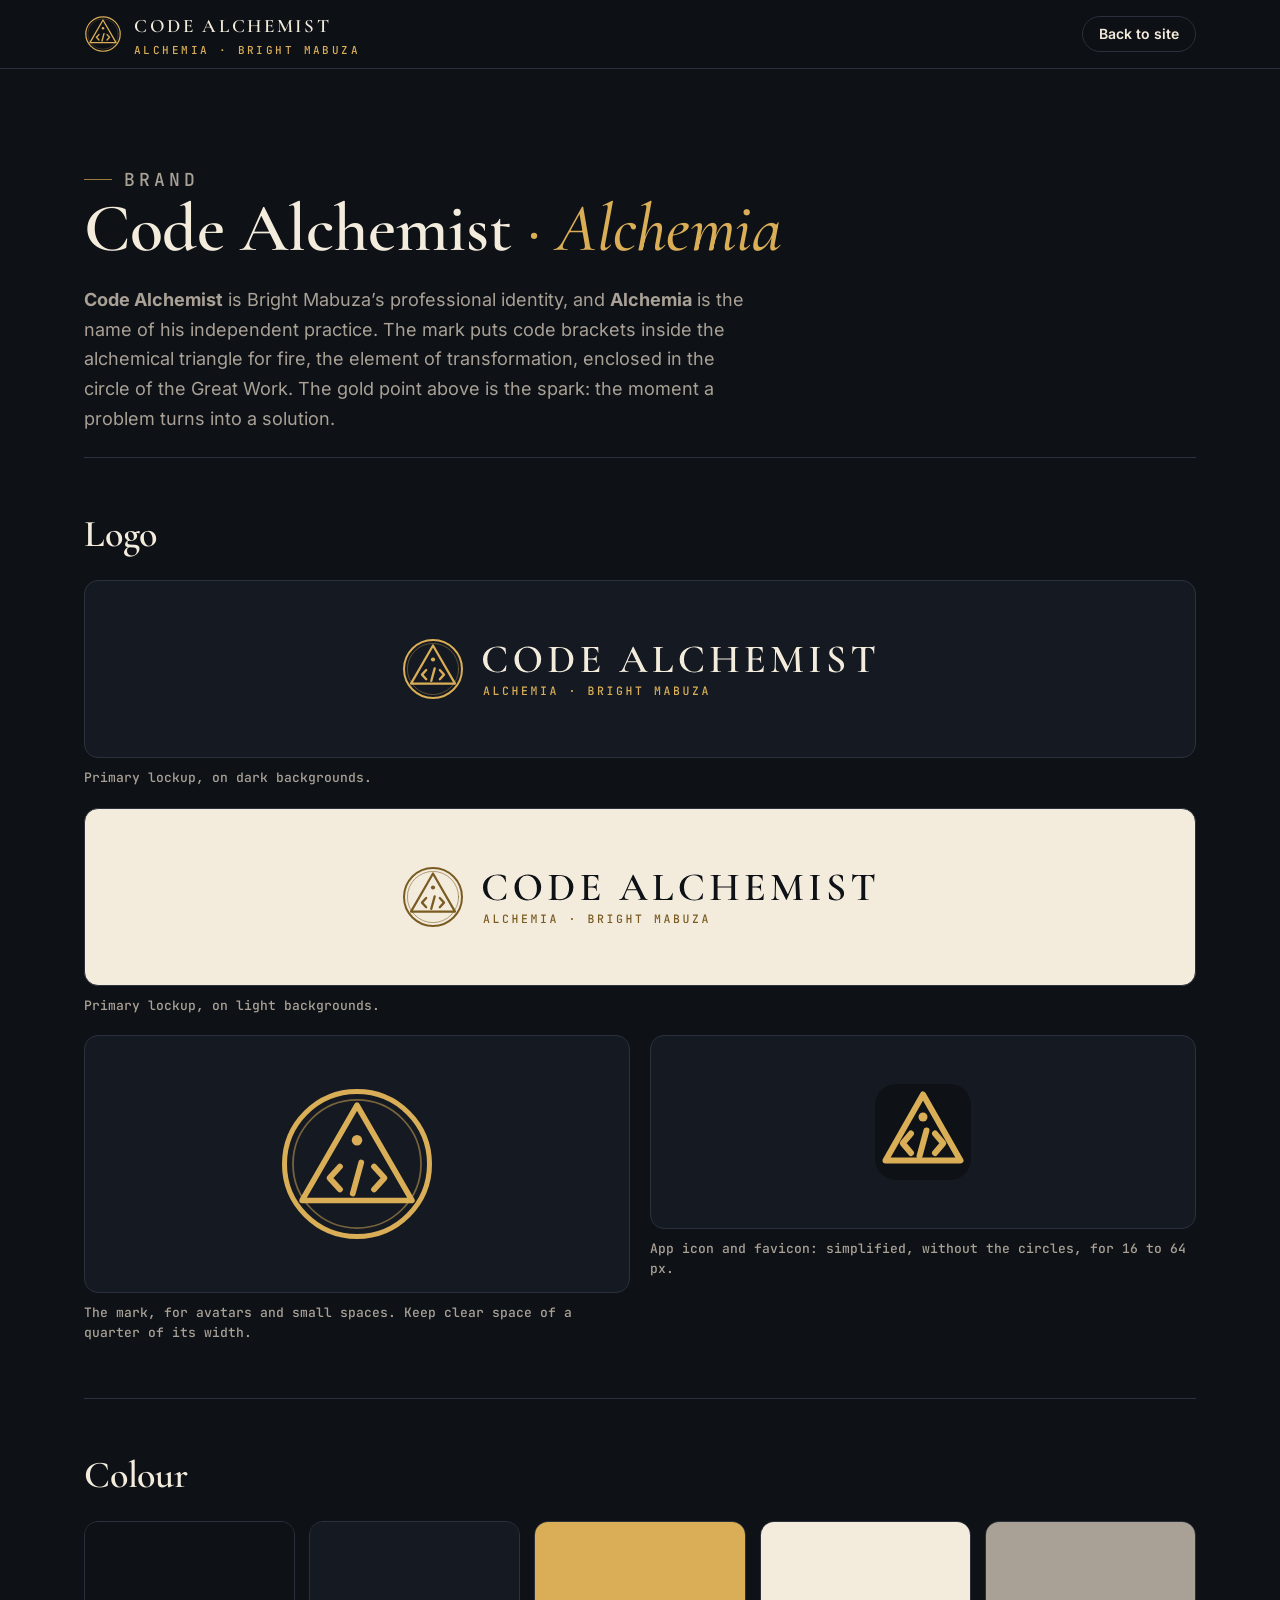
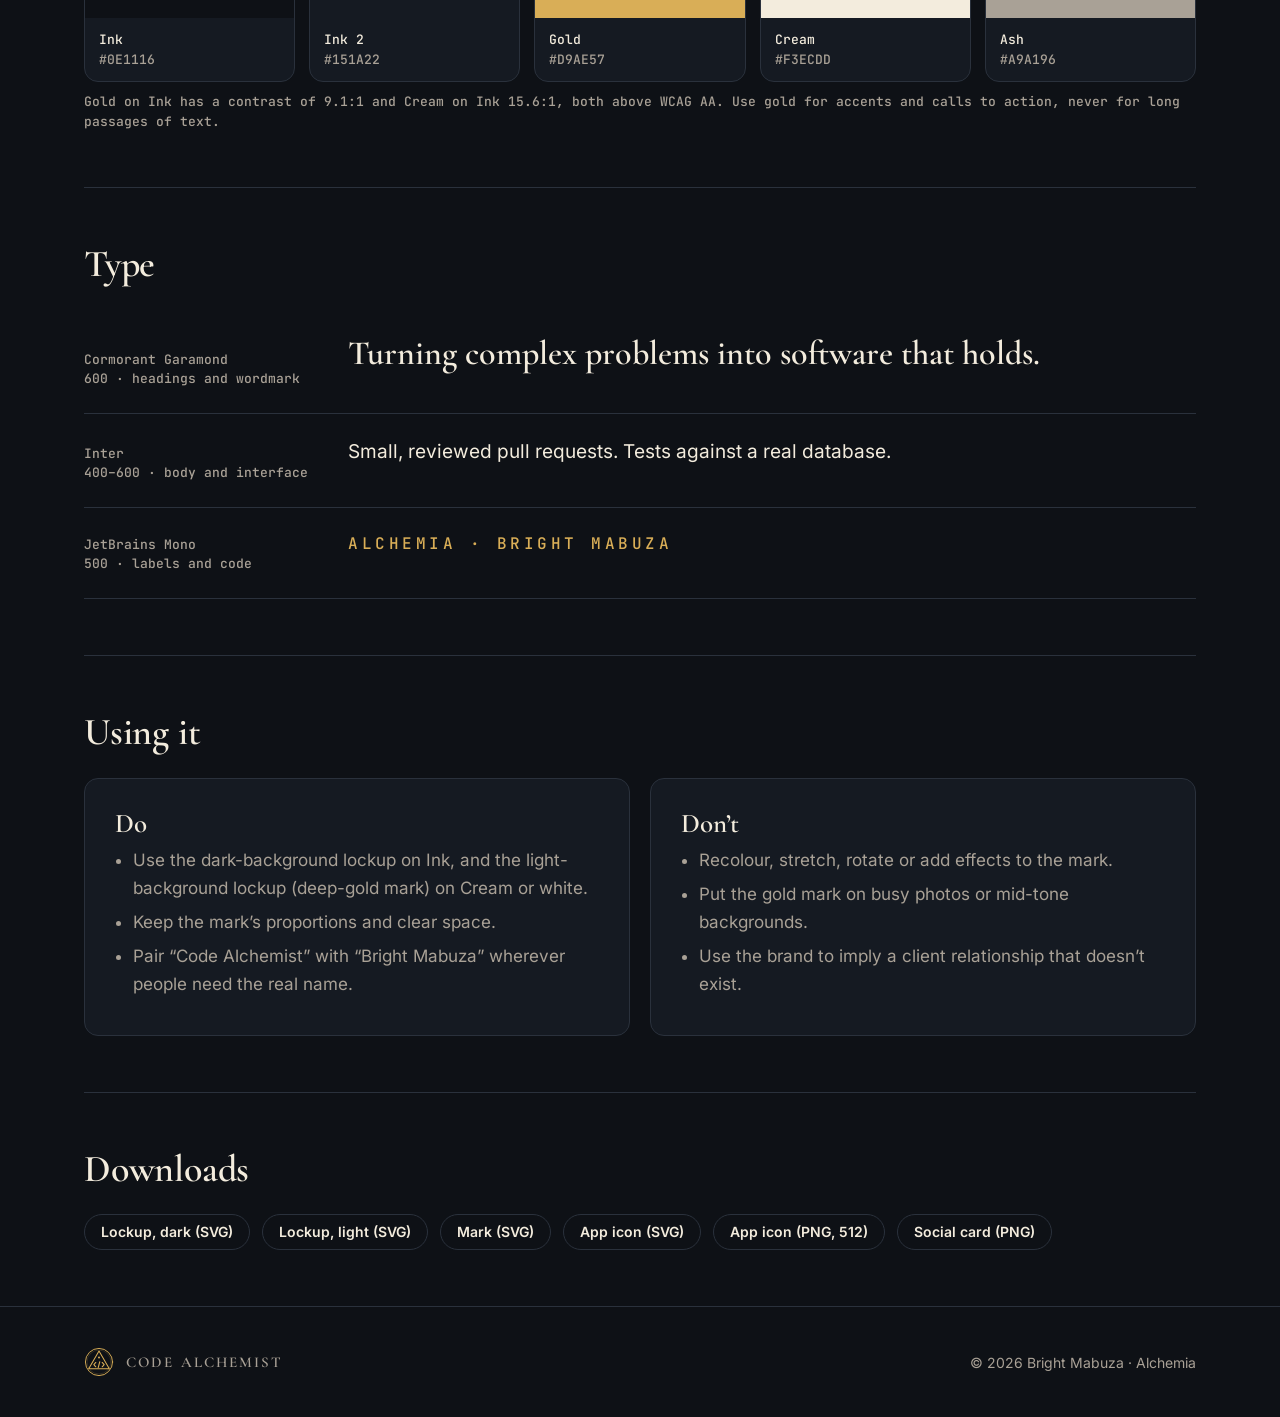
<file: brand.html>
<!doctype html>
<html lang="en-ZA">
<head>
  <meta charset="utf-8">
  <meta name="viewport" content="width=device-width, initial-scale=1">
  <title>Brand · Code Alchemist</title>
  <meta name="description" content="The Code Alchemist and Alchemia brand: logo, colours, type and downloads.">
  <meta name="theme-color" content="#0E1116">
  <meta name="color-scheme" content="dark">
  <link rel="canonical" href="https://bright-mabuza.netlify.app/brand.html">
  <link rel="icon" href="/assets/brand/favicon.svg" type="image/svg+xml">
  <link rel="icon" href="/assets/img/favicon-32.png" sizes="32x32" type="image/png">
  <link rel="apple-touch-icon" href="/assets/img/apple-touch-icon.png">
  <link rel="stylesheet" href="/assets/css/styles.css?v=896b07cbca">
  <script src="/assets/js/main.js?v=28e9ac92ee" defer></script>
</head>
<body>
  <a class="skip-link" href="#main">Skip to content</a>
  <header class="site-header">
    <div class="container header-inner">
      <a class="brand" href="/">
        <img src="/assets/brand/mark.svg" alt="" width="38" height="38">
        <span><span class="brand-name">Code Alchemist</span><span class="brand-sub">ALCHEMIA · BRIGHT MABUZA</span></span>
      </a>
      <a class="btn btn-ghost btn-sm" href="/">Back to site</a>
    </div>
  </header>
  <main id="main">
    <div class="container">
      <section class="page-hero" aria-labelledby="b-title">
        <p class="eyebrow">Brand</p>
        <h1 id="b-title">Code Alchemist <em>· Alchemia</em></h1>
        <p><strong>Code Alchemist</strong> is Bright Mabuza’s professional identity, and <strong>Alchemia</strong> is the name of his independent practice. The mark puts code brackets inside the alchemical triangle for fire, the element of transformation, enclosed in the circle of the Great Work. The gold point above is the spark: the moment a problem turns into a solution.</p>
      </section>

      <section class="brand-section" aria-labelledby="b-logo">
        <h2 id="b-logo">Logo</h2>
        <div class="logo-grid">
          <div class="wide">
            <div class="logo-stage"><img src="/assets/brand/logo-horizontal-dark.svg" alt="Code Alchemist horizontal logo on a dark background" width="487" height="80"></div>
            <p class="caption">Primary lockup, on dark backgrounds.</p>
          </div>
          <div class="wide">
            <div class="logo-stage light"><img src="/assets/brand/logo-horizontal-light.svg" alt="Code Alchemist horizontal logo on a light background" width="487" height="80"></div>
            <p class="caption">Primary lockup, on light backgrounds.</p>
          </div>
          <div>
            <div class="logo-stage"><img class="mark" src="/assets/brand/mark.svg" alt="Code Alchemist mark" width="160" height="160"></div>
            <p class="caption">The mark, for avatars and small spaces. Keep clear space of a quarter of its width.</p>
          </div>
          <div>
            <div class="logo-stage"><img class="fav" src="/assets/brand/favicon.svg" alt="Code Alchemist app icon" width="96" height="96"></div>
            <p class="caption">App icon and favicon: simplified, without the circles, for 16 to 64 px.</p>
          </div>
        </div>
      </section>

      <section class="brand-section" aria-labelledby="b-colour">
        <h2 id="b-colour">Colour</h2>
        <ul class="swatches">
          <li class="sw"><i class="c-ink"></i><div>Ink<span>#0E1116</span></div></li>
          <li class="sw"><i class="c-ink2"></i><div>Ink 2<span>#151A22</span></div></li>
          <li class="sw"><i class="c-gold"></i><div>Gold<span>#D9AE57</span></div></li>
          <li class="sw"><i class="c-cream"></i><div>Cream<span>#F3ECDD</span></div></li>
          <li class="sw"><i class="c-muted"></i><div>Ash<span>#A9A196</span></div></li>
        </ul>
        <p class="caption">Gold on Ink has a contrast of 9.1:1 and Cream on Ink 15.6:1, both above WCAG AA. Use gold for accents and calls to action, never for long passages of text.</p>
      </section>

      <section class="brand-section" aria-labelledby="b-type">
        <h2 id="b-type">Type</h2>
        <div class="type-row"><div class="meta">Cormorant Garamond<br>600 · headings and wordmark</div><div class="t-serif">Turning complex problems into software that holds.</div></div>
        <div class="type-row"><div class="meta">Inter<br>400–600 · body and interface</div><div class="t-sans">Small, reviewed pull requests. Tests against a real database.</div></div>
        <div class="type-row"><div class="meta">JetBrains Mono<br>500 · labels and code</div><div class="t-mono">ALCHEMIA · BRIGHT MABUZA</div></div>
      </section>

      <section class="brand-section" aria-labelledby="b-use">
        <h2 id="b-use">Using it</h2>
        <div class="do-dont">
          <div class="card"><h3>Do</h3><ul><li>Use the dark-background lockup on Ink, and the light-background lockup (deep-gold mark) on Cream or white.</li><li>Keep the mark’s proportions and clear space.</li><li>Pair “Code Alchemist” with “Bright Mabuza” wherever people need the real name.</li></ul></div>
          <div class="card"><h3>Don’t</h3><ul><li>Recolour, stretch, rotate or add effects to the mark.</li><li>Put the gold mark on busy photos or mid-tone backgrounds.</li><li>Use the brand to imply a client relationship that doesn’t exist.</li></ul></div>
        </div>
      </section>

      <section class="brand-section" aria-labelledby="b-dl">
        <h2 id="b-dl">Downloads</h2>
        <div class="downloads">
          <a class="btn btn-ghost btn-sm" href="/assets/brand/logo-horizontal-dark.svg" download>Lockup, dark (SVG)</a>
          <a class="btn btn-ghost btn-sm" href="/assets/brand/logo-horizontal-light.svg" download>Lockup, light (SVG)</a>
          <a class="btn btn-ghost btn-sm" href="/assets/brand/mark.svg" download>Mark (SVG)</a>
          <a class="btn btn-ghost btn-sm" href="/assets/brand/favicon.svg" download>App icon (SVG)</a>
          <a class="btn btn-ghost btn-sm" href="/assets/img/icon-512.png" download>App icon (PNG, 512)</a>
          <a class="btn btn-ghost btn-sm" href="/assets/img/og-image.png" download>Social card (PNG)</a>
        </div>
      </section>
    </div>
  </main>
  <footer class="site-footer">
    <div class="container footer-inner">
      <a class="brand" href="/"><img src="/assets/brand/mark.svg" alt="" width="30" height="30"><span class="brand-name brand-name-sm">Code Alchemist</span></a>
      <p>© <span data-year>2026</span> Bright Mabuza · Alchemia</p>
    </div>
  </footer>
</body>
</html>
</file>
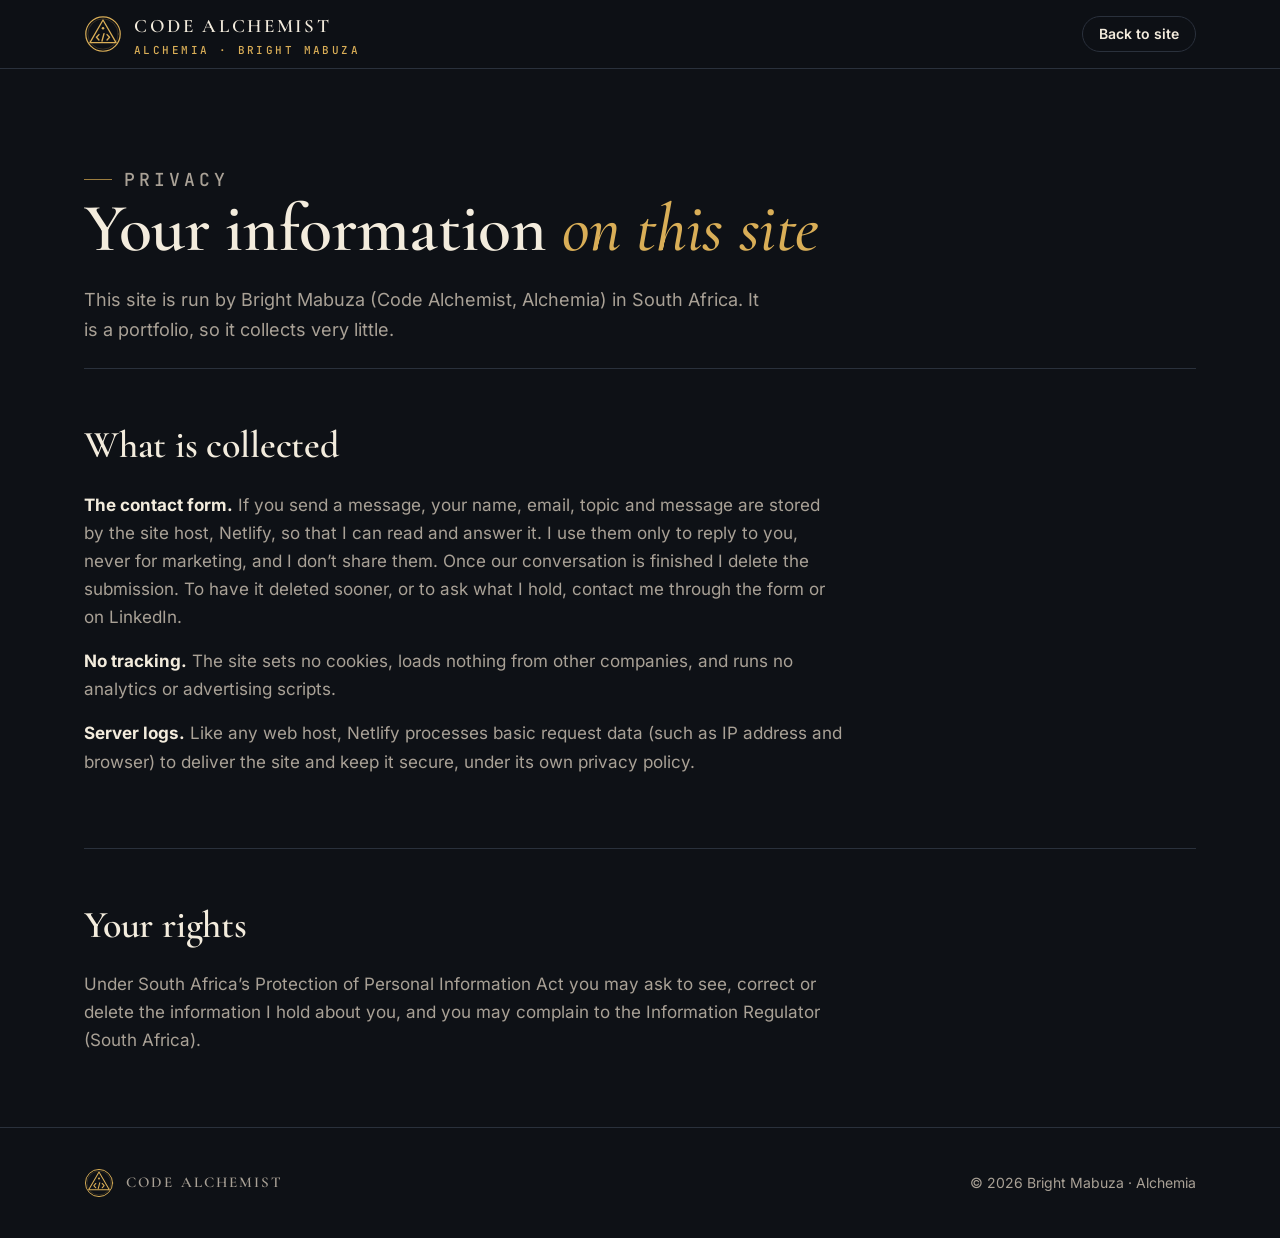
<file: privacy.html>
<!doctype html>
<html lang="en-ZA">
<head>
  <meta charset="utf-8">
  <meta name="viewport" content="width=device-width, initial-scale=1">
  <title>Privacy · Code Alchemist</title>
  <meta name="description" content="How this site handles your information.">
  <meta name="theme-color" content="#0E1116">
  <meta name="color-scheme" content="dark">
  <link rel="canonical" href="https://bright-mabuza.netlify.app/privacy.html">
  <link rel="icon" href="/assets/brand/favicon.svg" type="image/svg+xml">
  <link rel="icon" href="/assets/img/favicon-32.png" sizes="32x32" type="image/png">
  <link rel="apple-touch-icon" href="/assets/img/apple-touch-icon.png">
  <link rel="stylesheet" href="/assets/css/styles.css?v=896b07cbca">
  <script src="/assets/js/main.js?v=28e9ac92ee" defer></script>
</head>
<body>
  <a class="skip-link" href="#main">Skip to content</a>
  <header class="site-header">
    <div class="container header-inner">
      <a class="brand" href="/">
        <img src="/assets/brand/mark.svg" alt="" width="38" height="38">
        <span><span class="brand-name">Code Alchemist</span><span class="brand-sub">ALCHEMIA · BRIGHT MABUZA</span></span>
      </a>
      <a class="btn btn-ghost btn-sm" href="/">Back to site</a>
    </div>
  </header>
  <main id="main">
    <div class="container">
      <section class="page-hero" aria-labelledby="p-title">
        <p class="eyebrow">Privacy</p>
        <h1 id="p-title">Your information <em>on this site</em></h1>
        <p>This site is run by Bright Mabuza (Code Alchemist, Alchemia) in South Africa. It is a portfolio, so it collects very little.</p>
      </section>
      <section class="brand-section" aria-labelledby="p-1">
        <h2 id="p-1">What is collected</h2>
        <div class="prose">
          <p><strong>The contact form.</strong> If you send a message, your name, email, topic and message are stored by the site host, Netlify, so that I can read and answer it. I use them only to reply to you, never for marketing, and I don’t share them. Once our conversation is finished I delete the submission. To have it deleted sooner, or to ask what I hold, contact me through the form or on LinkedIn.</p>
          <p><strong>No tracking.</strong> The site sets no cookies, loads nothing from other companies, and runs no analytics or advertising scripts.</p>
          <p><strong>Server logs.</strong> Like any web host, Netlify processes basic request data (such as IP address and browser) to deliver the site and keep it secure, under its own privacy policy.</p>
        </div>
      </section>
      <section class="brand-section" aria-labelledby="p-2">
        <h2 id="p-2">Your rights</h2>
        <div class="prose">
          <p>Under South Africa’s Protection of Personal Information Act you may ask to see, correct or delete the information I hold about you, and you may complain to the Information Regulator (South Africa).</p>
        </div>
      </section>
    </div>
  </main>
  <footer class="site-footer">
    <div class="container footer-inner">
      <a class="brand" href="/"><img src="/assets/brand/mark.svg" alt="" width="30" height="30"><span class="brand-name brand-name-sm">Code Alchemist</span></a>
      <p>© <span data-year>2026</span> Bright Mabuza · Alchemia</p>
    </div>
  </footer>
</body>
</html>
</file>
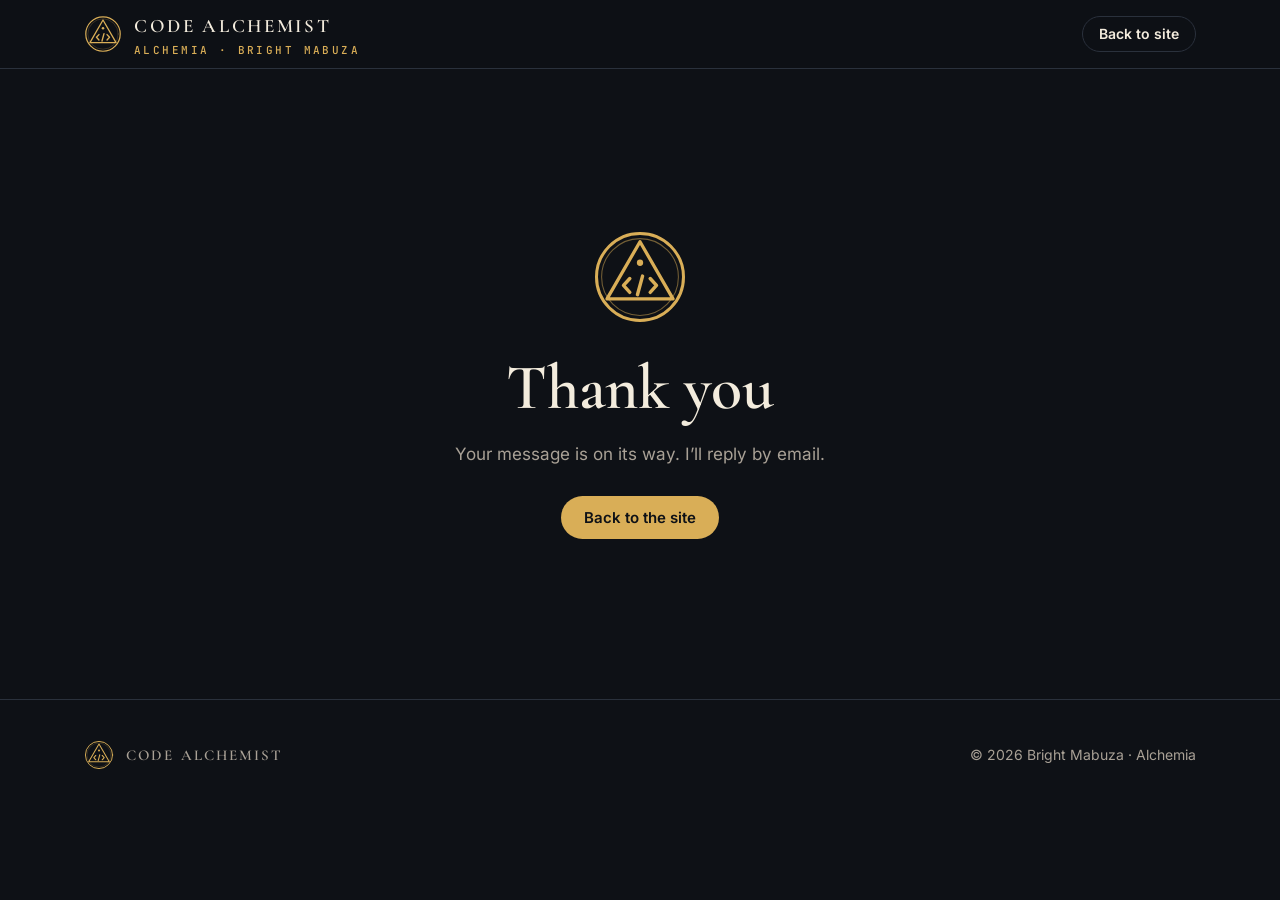
<file: thanks.html>
<!doctype html>
<html lang="en-ZA">
<head>
  <meta charset="utf-8">
  <meta name="viewport" content="width=device-width, initial-scale=1">
  <title>Thank you · Code Alchemist</title>
  <meta name="description" content="Your message has been sent.">
  <meta name="theme-color" content="#0E1116">
  <meta name="color-scheme" content="dark">
  <meta name="robots" content="noindex">
  <link rel="icon" href="/assets/brand/favicon.svg" type="image/svg+xml">
  <link rel="icon" href="/assets/img/favicon-32.png" sizes="32x32" type="image/png">
  <link rel="apple-touch-icon" href="/assets/img/apple-touch-icon.png">
  <link rel="stylesheet" href="/assets/css/styles.css?v=896b07cbca">
  <script src="/assets/js/main.js?v=28e9ac92ee" defer></script>
</head>
<body>
  <a class="skip-link" href="#main">Skip to content</a>
  <header class="site-header">
    <div class="container header-inner">
      <a class="brand" href="/">
        <img src="/assets/brand/mark.svg" alt="" width="38" height="38">
        <span><span class="brand-name">Code Alchemist</span><span class="brand-sub">ALCHEMIA · BRIGHT MABUZA</span></span>
      </a>
      <a class="btn btn-ghost btn-sm" href="/">Back to site</a>
    </div>
  </header>
  <main id="main" class="simple">
    <div class="container">
      <img src="/assets/brand/mark.svg" alt="" width="96" height="96">
      <h1>Thank you</h1>
      <p>Your message is on its way. I’ll reply by email.</p>
      <a class="btn btn-gold" href="/">Back to the site</a>
    </div>
  </main>
  <footer class="site-footer">
    <div class="container footer-inner">
      <a class="brand" href="/"><img src="/assets/brand/mark.svg" alt="" width="30" height="30"><span class="brand-name brand-name-sm">Code Alchemist</span></a>
      <p>© <span data-year>2026</span> Bright Mabuza · Alchemia</p>
    </div>
  </footer>
</body>
</html>
</file>
<file: assets/css/styles.css>
/* Code Alchemist — Alchemia. Brand tokens, layout and components.
   Contrast (on --ink #0E1116): --cream 15.6:1, --muted 7.4:1, --gold 9.1:1, --gold-dim 5.0:1. */

@font-face {
  font-family: 'Cormorant Garamond';
  src: url('../fonts/cormorant-garamond-latin-500-normal.woff2') format('woff2');
  font-weight: 500; font-style: normal; font-display: swap;
}
@font-face {
  font-family: 'Cormorant Garamond';
  src: url('../fonts/cormorant-garamond-latin-500-italic.woff2') format('woff2');
  font-weight: 500; font-style: italic; font-display: swap;
}
@font-face {
  font-family: 'Cormorant Garamond';
  src: url('../fonts/cormorant-garamond-latin-600-normal.woff2') format('woff2');
  font-weight: 600; font-style: normal; font-display: swap;
}
@font-face {
  font-family: 'Inter';
  src: url('../fonts/inter-latin-wght-normal.woff2') format('woff2');
  font-weight: 100 900; font-style: normal; font-display: swap;
}
@font-face {
  font-family: 'JetBrains Mono';
  src: url('../fonts/jetbrains-mono-latin-wght-normal.woff2') format('woff2');
  font-weight: 100 800; font-style: normal; font-display: swap;
}

:root {
  --ink: #0e1116;
  --ink-2: #151a22;
  --ink-3: #1c222c;
  --line: #2a313c;
  --cream: #f3ecdd;
  --muted: #a9a196;
  --gold: #d9ae57;
  --gold-2: #ecc97c;
  --gold-dim: #9c7d3f;
  --serif: 'Cormorant Garamond', 'Iowan Old Style', Georgia, serif;
  --sans: 'Inter', system-ui, -apple-system, 'Segoe UI', Roboto, sans-serif;
  --mono: 'JetBrains Mono', ui-monospace, 'SFMono-Regular', Menlo, monospace;
  --max: 1160px;
  --radius: 14px;
  color-scheme: dark;
}

*, *::before, *::after { box-sizing: border-box; }
html { scroll-behavior: smooth; -webkit-text-size-adjust: 100%; scroll-padding-top: 80px; }
body {
  margin: 0;
  background: var(--ink);
  color: var(--cream);
  font: 400 17px/1.65 var(--sans);
  text-rendering: optimizeLegibility;
}
img, svg { display: block; max-width: 100%; }
a { color: var(--gold); text-underline-offset: 3px; }
a:hover { color: var(--gold-2); }
:focus-visible { outline: 2px solid var(--gold-2); outline-offset: 3px; border-radius: 4px; }
::selection { background: var(--gold); color: var(--ink); }

.skip-link {
  position: absolute; left: 16px; top: -60px; z-index: 100;
  background: var(--gold); color: var(--ink); padding: 10px 16px; border-radius: 8px;
  font-weight: 600; text-decoration: none;
}
.skip-link:focus { top: 12px; }

.container { width: 100%; max-width: var(--max); margin: 0 auto; padding: 0 24px; }
.sr-only {
  position: absolute; width: 1px; height: 1px; padding: 0; margin: -1px;
  overflow: hidden; clip: rect(0 0 0 0); white-space: nowrap; border: 0;
}

/* ---------- Header ---------- */
.site-header {
  position: sticky; top: 0; z-index: 50;
  background: rgba(14, 17, 22, 0.88);
  backdrop-filter: blur(10px);
  -webkit-backdrop-filter: blur(10px);
  border-bottom: 1px solid var(--line);
}
.header-inner { display: flex; align-items: center; justify-content: space-between; height: 68px; }
.brand { display: flex; align-items: center; gap: 12px; text-decoration: none; color: var(--cream); }
.brand img { width: 38px; height: 38px; }
.brand-name { font: 600 19px/1 var(--serif); letter-spacing: 0.14em; text-transform: uppercase; }
.brand-sub { display: block; font: 500 11px/1 var(--mono); letter-spacing: 0.22em; color: var(--gold); margin-top: 5px; }
.site-nav { display: flex; align-items: center; gap: 28px; }
.nav-list { display: flex; gap: 26px; list-style: none; margin: 0; padding: 0; }
.nav-list a {
  color: var(--muted); text-decoration: none; font-size: 15px; font-weight: 500;
  padding: 6px 0; border-bottom: 1px solid transparent;
}
.nav-list a:hover, .nav-list a.is-current { color: var(--cream); border-bottom-color: var(--gold); }
.nav-toggle {
  display: none; width: 44px; height: 44px; align-items: center; justify-content: center;
  background: transparent; border: 1px solid var(--line); border-radius: 10px; color: var(--cream); cursor: pointer;
}
/* The hidden attribute does not hide SVG children in every browser. */
.nav-toggle [hidden] { display: none; }
.nav-toggle, .btn, a { -webkit-tap-highlight-color: transparent; }

/* ---------- Buttons ---------- */
.btn {
  display: inline-flex; align-items: center; gap: 10px;
  padding: 13px 22px; border-radius: 999px; font: 600 15px/1 var(--sans);
  text-decoration: none; border: 1px solid transparent; cursor: pointer;
  transition: background 0.2s, color 0.2s, border-color 0.2s;
}
.btn-gold { background: var(--gold); color: var(--ink); }
.btn-gold:hover { background: var(--gold-2); color: var(--ink); }
.btn-ghost { border-color: var(--line); color: var(--cream); background: transparent; }
.btn-ghost:hover { border-color: var(--gold); color: var(--gold-2); }
.btn-sm { padding: 10px 16px; font-size: 14px; }

/* ---------- Type helpers ---------- */
.eyebrow {
  font: 500 13px/1.4 var(--mono); letter-spacing: 0.22em; text-transform: uppercase; color: var(--gold);
  display: flex; align-items: center; gap: 12px; margin: 0 0 18px;
}
.eyebrow::before { content: ''; width: 28px; height: 1px; background: var(--gold-dim); flex: none; }
h1, h2, h3 { font-family: var(--serif); font-weight: 600; line-height: 1.1; margin: 0; letter-spacing: -0.005em; }
h2 { font-size: clamp(34px, 5vw, 52px); }
h1 em, h2 em { font-style: italic; font-weight: 500; color: var(--gold); }
.section-head { max-width: 740px; margin-bottom: 48px; }
.section-head p { color: var(--muted); font-size: 18px; margin: 16px 0 0; }

main > section { padding: 104px 0; border-top: 1px solid var(--line); }
main > section.hero { border-top: 0; }

/* ---------- Hero ---------- */
.hero { position: relative; overflow: hidden; padding: 96px 0 112px; }
.hero::before {
  content: ''; position: absolute; top: -20%; right: -10%; width: 720px; height: 720px;
  background: radial-gradient(closest-side, rgba(217, 174, 87, 0.14), transparent 70%);
  pointer-events: none;
}
.hero-grid { display: grid; grid-template-columns: 1.35fr 1fr; gap: 56px; align-items: center; position: relative; }
.hero h1 { font-size: clamp(44px, 7vw, 82px); line-height: 1.02; }
.hero-lede { font-size: 19px; color: var(--muted); max-width: 610px; margin: 26px 0 34px; }
.hero-lede strong { color: var(--cream); font-weight: 600; }
.hero-ctas { display: flex; flex-wrap: wrap; gap: 14px; }
.availability {
  display: flex; align-items: center; gap: 10px; margin-top: 30px;
  font: 500 13px/1.5 var(--mono); color: var(--muted);
}
.availability .dot { width: 8px; height: 8px; border-radius: 50%; background: #6fcf97; box-shadow: 0 0 0 4px rgba(111, 207, 151, 0.15); flex: none; }
.hero-seal { position: relative; justify-self: center; width: min(400px, 100%); aspect-ratio: 1; }
.hero-seal svg { position: absolute; inset: 0; width: 100%; height: 100%; }

.facts { display: grid; grid-template-columns: repeat(4, 1fr); gap: 1px; margin: 80px 0 0; padding: 0; list-style: none; background: var(--line); border: 1px solid var(--line); border-radius: var(--radius); overflow: hidden; }
.facts li { background: var(--ink-2); padding: 24px; }
.facts b { display: block; font: 600 34px/1 var(--serif); color: var(--gold); margin-bottom: 8px; }
.facts span { color: var(--muted); font-size: 14px; }

/* ---------- Work ---------- */
.work-list { display: grid; gap: 24px; }
.case {
  display: grid; grid-template-columns: 290px 1fr; gap: 40px;
  background: var(--ink-2); border: 1px solid var(--line); border-radius: var(--radius); padding: 36px;
}
.case:hover { border-color: #3a4352; }
.glyph { color: var(--gold); }
.case-meta .glyph { width: 52px; height: 52px; margin-bottom: 20px; }
.case-meta h3 { font-size: 32px; }
.case-meta .client { font: 500 13px/1.5 var(--mono); letter-spacing: 0.12em; text-transform: uppercase; color: var(--gold); margin: 10px 0 14px; }
.case-meta .status { display: inline-block; font: 500 13px/1.3 var(--mono); color: var(--muted); border: 1px solid var(--line); border-radius: 999px; padding: 7px 11px; }
.case-body p { margin: 0 0 14px; color: var(--muted); }
.case-body p strong { color: var(--cream); font-weight: 600; }
.case-body > ul { margin: 0 0 18px; padding-left: 18px; color: var(--muted); }
.case-body > ul li { margin-bottom: 6px; }
.case-body > ul li::marker { color: var(--gold); }
ul.tags { display: flex; flex-wrap: wrap; gap: 8px; list-style: none; padding: 0; margin: 0; }
ul.tags li { font: 500 13px/1 var(--mono); color: var(--cream); background: var(--ink-3); border: 1px solid var(--line); border-radius: 6px; padding: 7px 9px; }
.more-clients { margin-top: 36px; color: var(--muted); }
/* Client logo wall: uniform cream tiles so logos keep their own colours on the dark page. */
.logo-wall { display: grid; grid-template-columns: repeat(auto-fill, minmax(168px, 1fr)); gap: 14px; list-style: none; padding: 0; margin: 16px 0 0; }
.logo-wall li { display: flex; align-items: center; justify-content: center; height: 96px; padding: 14px 18px; background: var(--cream); border-radius: 14px; box-shadow: 0 1px 0 rgba(0,0,0,.25); }
.logo-wall img { display: block; width: auto; max-width: 100%; height: auto; object-fit: contain; }
.logo-wall .lg-techplo { max-height: 26px; }
.logo-wall .lg-toshiba { max-height: 20px; }
.logo-wall .lg-bbcbe { max-height: 52px; }
.logo-wall .lg-dte { max-height: 40px; }
.logo-wall .lg-text { font-family: var(--serif); font-size: 21px; font-weight: 600; line-height: 1.15; color: var(--ink); text-align: center; }
@media (max-width: 600px) {
  .logo-wall { grid-template-columns: repeat(2, 1fr); gap: 10px; }
  .logo-wall li { height: 84px; padding: 10px 8px; }
  .logo-wall .lg-toshiba { max-height: 16px; }
  .logo-wall .lg-text { font-size: 18px; }
}

/* ---------- Enterprise ---------- */
.enterprise { display: grid; grid-template-columns: repeat(3, 1fr); gap: 20px; }
.ent { background: var(--ink-2); border: 1px solid var(--line); border-radius: var(--radius); padding: 28px; display: flex; flex-direction: column; }
.ent .when { font: 500 13px/1 var(--mono); color: var(--gold); letter-spacing: 0.1em; }
.ent h3 { font-size: 26px; margin: 12px 0 4px; }
.ent .via { color: var(--muted); font-size: 14px; margin: 0 0 14px; }
.ent p { color: var(--muted); font-size: 15px; margin: 0 0 18px; }
.ent ul.tags { margin-top: auto; }

/* ---------- Services ---------- */
.services { display: grid; grid-template-columns: repeat(3, 1fr); gap: 20px; }
.service { background: var(--ink-2); border: 1px solid var(--line); border-radius: var(--radius); padding: 30px; }
.service .glyph { width: 40px; height: 40px; margin-bottom: 18px; }
.service h3 { font-size: 25px; margin-bottom: 10px; }
.service p { color: var(--muted); font-size: 15.5px; margin: 0; }

/* ---------- Method (the four stages) ---------- */
.stages { display: grid; grid-template-columns: repeat(4, 1fr); border: 1px solid var(--line); border-radius: var(--radius); overflow: hidden; list-style: none; margin: 0; padding: 0; }
.stage { padding: 30px 26px; border-right: 1px solid var(--line); background: var(--ink-2); }
.stage:last-child { border-right: 0; }
.stage .swatch { width: 34px; height: 34px; border-radius: 50%; border: 1px solid #3a4352; margin-bottom: 18px; }
.stage .latin { font: italic 500 16px/1 var(--serif); color: var(--gold); letter-spacing: 0.04em; }
.stage h3 { font-size: 27px; margin: 6px 0 10px; }
.stage p { color: var(--muted); font-size: 15px; margin: 0; }
.s-nigredo .swatch { background: #050608; }
.s-albedo .swatch { background: #e9e6df; }
.s-citrinitas .swatch { background: var(--gold); }
.s-rubedo .swatch { background: #a4372a; }
.principles { display: grid; grid-template-columns: repeat(2, 1fr); gap: 16px 40px; margin: 44px 0 0; padding: 0; list-style: none; }
.principles li { padding-left: 30px; position: relative; color: var(--muted); }
.principles li strong { color: var(--cream); }
.principles li::before { content: '△'; position: absolute; left: 0; top: 0; color: var(--gold); font-size: 15px; }

/* ---------- Stack ---------- */
.stack { display: grid; grid-template-columns: repeat(3, 1fr); gap: 32px 20px; }
.stack-group h3 { font: 500 13px/1 var(--mono); letter-spacing: 0.2em; text-transform: uppercase; color: var(--gold); margin-bottom: 14px; }
.earlier { margin-top: 40px; border: 1px solid var(--line); border-radius: var(--radius); padding: 0 24px; background: var(--ink-2); }
.earlier summary { cursor: pointer; padding: 20px 0; font-weight: 600; }
.earlier summary::marker { color: var(--gold); }
.earlier[open] summary { border-bottom: 1px solid var(--line); margin-bottom: 20px; }
.earlier ul.tags { padding-bottom: 24px; }

/* ---------- Open source & lab ---------- */
.two-col { display: grid; grid-template-columns: 1fr 1fr; gap: 20px; }
.card { background: var(--ink-2); border: 1px solid var(--line); border-radius: var(--radius); padding: 30px; }
.card .kicker { font: 500 13px/1 var(--mono); letter-spacing: 0.14em; text-transform: uppercase; color: var(--gold); margin: 0 0 12px; }
.card h3 { font-size: 27px; margin-bottom: 8px; }
.card p { color: var(--muted); margin: 0 0 16px; font-size: 15.5px; }
.card .link { font-weight: 600; text-decoration: none; }
.lab { margin-top: 20px; }
.lab ul { columns: 2; column-gap: 40px; color: var(--muted); padding-left: 18px; margin: 0; font-size: 15.5px; }
.lab li { margin-bottom: 8px; break-inside: avoid; }
.lab li::marker { color: var(--gold); }

/* ---------- Timeline ---------- */
.timeline { list-style: none; margin: 0; padding: 0; border-left: 1px solid var(--line); max-width: 820px; }
.timeline li { position: relative; padding: 0 0 36px 32px; }
.timeline li:last-child { padding-bottom: 0; }
.timeline li::before { content: ''; position: absolute; left: -6px; top: 7px; width: 11px; height: 11px; border-radius: 50%; background: var(--ink); border: 2px solid var(--gold); }
.timeline li.now::before { background: var(--gold); }
.timeline .when { font: 500 13px/1 var(--mono); color: var(--gold); }
.timeline h3 { font-size: 25px; margin: 8px 0 4px; }
.timeline p { color: var(--muted); margin: 0; font-size: 15.5px; }

/* ---------- About ---------- */
.about { display: grid; grid-template-columns: 300px 1fr; gap: 56px; align-items: center; }
.portrait { position: relative; width: 300px; aspect-ratio: 1; }
.portrait::before { content: ''; position: absolute; inset: 0; border-radius: 50%; background: radial-gradient(circle at 50% 38%, #3a3020, var(--ink-2) 72%); border: 1px solid var(--gold-dim); }
.portrait img { position: relative; width: 100%; height: 100%; border-radius: 50%; object-fit: cover; }
.about p { color: var(--muted); font-size: 18px; margin: 0 0 16px; }
.about p strong { color: var(--cream); }

/* ---------- Contact ---------- */
.contact { display: grid; grid-template-columns: 1fr 1.1fr; gap: 56px; }
.contact-links { list-style: none; padding: 0; margin: 28px 0 0; display: grid; gap: 14px; }
.contact-links a { display: inline-flex; align-items: center; gap: 12px; color: var(--cream); text-decoration: none; font-weight: 500; }
.contact-links a:hover { color: var(--gold-2); }
.contact-links svg { width: 20px; height: 20px; color: var(--gold); flex: none; }
form { display: grid; gap: 16px; }
.field { display: grid; gap: 8px; }
.field label { font-size: 14px; font-weight: 600; }
.field input, .field textarea, .field select {
  width: 100%; background: var(--ink-2); color: var(--cream); border: 1px solid #6b7585; border-radius: 10px;
  padding: 13px 14px; font: 400 16px/1.4 var(--sans);
}
.field textarea { min-height: 150px; resize: vertical; }
.field input:focus-visible, .field textarea:focus-visible, .field select:focus-visible { outline: 2px solid var(--gold-2); outline-offset: 1px; border-color: var(--gold); }
.hp { position: absolute; left: -9999px; width: 1px; height: 1px; overflow: hidden; }
.privacy-note { font-size: 13.5px; color: var(--muted); margin: 0; }
.form-status { font-size: 15px; margin: 0; min-height: 1.4em; }
.form-status.ok { color: #6fcf97; }
.form-status.err { color: #f09a7a; }

.gap-top { margin-top: 20px !important; }
.contact-intro { color: var(--muted); font-size: 18px; margin: 16px 0 0; }

/* ---------- Footer ---------- */
.site-footer { border-top: 1px solid var(--line); padding: 40px 0; color: var(--muted); font-size: 14px; }
.footer-inner { display: flex; justify-content: space-between; align-items: center; gap: 20px; flex-wrap: wrap; }
.footer-inner .brand img { width: 30px; height: 30px; }
.brand-name-sm { font-size: 15px; }
.footer-inner p { margin: 0; }
.site-footer ul { display: flex; flex-wrap: wrap; gap: 20px; list-style: none; margin: 0; padding: 0; }
.site-footer a { color: var(--muted); text-decoration: none; }
.site-footer a:hover { color: var(--gold-2); }

/* ---------- Brand page ---------- */
.page-hero { padding: 80px 0 24px; }
.page-hero h1 { font-size: clamp(40px, 6vw, 68px); }
.page-hero p { color: var(--muted); font-size: 18px; max-width: 680px; margin: 18px 0 0; }
.brand-section { padding: 56px 0; border-top: 1px solid var(--line); }
.brand-section h2 { font-size: clamp(28px, 4vw, 38px); margin-bottom: 24px; }
.logo-stage { border: 1px solid var(--line); border-radius: var(--radius); padding: 48px; display: grid; place-items: center; background: var(--ink-2); }
.logo-stage.light { background: var(--cream); }
.logo-grid { display: grid; grid-template-columns: 1fr 1fr; gap: 20px; }
.logo-grid .wide { grid-column: 1 / -1; }
.logo-stage img.mark { width: 160px; }
.logo-stage img.fav { width: 96px; }
.caption { font: 500 13px/1.5 var(--mono); color: var(--muted); margin: 10px 0 0; }
.swatches { display: grid; grid-template-columns: repeat(5, 1fr); gap: 14px; list-style: none; padding: 0; margin: 0; }
.sw { border: 1px solid var(--line); border-radius: var(--radius); overflow: hidden; background: var(--ink-2); }
.sw i { display: block; height: 96px; }
.sw div { padding: 12px 14px; font: 500 13px/1.5 var(--mono); }
.sw div span { color: var(--muted); display: block; }
.type-row { border-bottom: 1px solid var(--line); padding: 24px 0; display: grid; grid-template-columns: 240px 1fr; gap: 24px; align-items: baseline; }
.type-row .meta { font: 500 13px/1.5 var(--mono); color: var(--muted); }
.downloads { display: flex; flex-wrap: wrap; gap: 12px; }
.do-dont { display: grid; grid-template-columns: 1fr 1fr; gap: 20px; }
.do-dont ul { color: var(--muted); padding-left: 18px; margin: 0; }
.do-dont li { margin-bottom: 6px; }

/* ---------- Simple pages ---------- */
.simple { min-height: 70vh; display: grid; place-items: center; text-align: center; padding: 80px 0; }
.simple img { width: 96px; margin: 0 auto 28px; }
.simple h1 { font-size: clamp(40px, 6vw, 64px); margin-bottom: 16px; }
.simple p { color: var(--muted); margin: 0 0 28px; }

/* ---------- Reveal (progressive; off for reduced motion) ---------- */
.js .reveal { opacity: 0; transform: translateY(14px); transition: opacity 0.6s ease, transform 0.6s ease; }
.js .reveal.in { opacity: 1; transform: none; }

/* ---------- Responsive ---------- */
@media (max-width: 1000px) {
  .hero-grid { grid-template-columns: 1fr; gap: 40px; }
  .hero-seal { width: min(260px, 70%); order: -1; justify-self: start; }
  .case { grid-template-columns: 1fr; gap: 20px; }
  .services, .enterprise, .stack { grid-template-columns: 1fr 1fr; }
  .stages { grid-template-columns: 1fr 1fr; }
  .stage:nth-child(2) { border-right: 0; }
  .stage:nth-child(-n+2) { border-bottom: 1px solid var(--line); }
  .facts { grid-template-columns: 1fr 1fr; }
  .swatches { grid-template-columns: repeat(3, 1fr); }
}
@media (max-width: 860px) {
  .nav-toggle { display: inline-flex; }
  .site-nav { display: none; position: absolute; top: 68px; left: 0; right: 0; background: var(--ink); border-bottom: 1px solid var(--line); padding: 8px 24px 24px; flex-direction: column; align-items: stretch; gap: 0; max-height: calc(100vh - 68px); max-height: calc(100dvh - 68px); overflow-y: auto; }
  .site-nav.open { display: flex; }
  .nav-list { flex-direction: column; gap: 0; }
  .nav-list li { border-bottom: 1px solid var(--line); }
  .nav-list a { display: block; padding: 15px 0; font-size: 17px; border: 0; }
  .site-nav .btn { margin-top: 18px; justify-content: center; }
  .about, .contact, .two-col, .logo-grid, .do-dont { grid-template-columns: 1fr; }
  .portrait { width: 220px; }
  .lab ul { columns: 1; }
  .principles { grid-template-columns: 1fr; }
  .type-row { grid-template-columns: 1fr; gap: 8px; }
}
@media (max-width: 600px) {
  body { font-size: 16px; }
  .container { padding: 0 16px; }
  .site-nav { padding: 8px 16px 20px; }
  main > section { padding: 72px 0; }
  .hero { padding: 48px 0 72px; }
  .services, .enterprise, .stack, .stages, .facts { grid-template-columns: 1fr; }
  .stage { border-right: 0; border-bottom: 1px solid var(--line); }
  .stage:nth-child(2) { border-bottom: 1px solid var(--line); }
  .stage:last-child { border-bottom: 0; }
  .case { padding: 20px; }
  .brand-sub { display: none; }
  .swatches { grid-template-columns: 1fr 1fr; }
  .logo-stage { padding: 28px 16px; }
}
@media (prefers-reduced-motion: reduce) {
  html { scroll-behavior: auto; }
  .js .reveal { opacity: 1; transform: none; transition: none; }
}

/* Brand page swatches and type samples (classes, so the CSP needs no inline styles) */
.c-ink { background: #0e1116; }
.c-ink2 { background: #151a22; }
.c-gold { background: #d9ae57; }
.c-cream { background: #f3ecdd; }
.c-muted { background: #a9a196; }
.t-serif { font: 600 34px/1.2 var(--serif); }
.t-sans { font: 400 19px/1.5 var(--sans); }
.t-mono { font: 500 16px/1.5 var(--mono); letter-spacing: 0.22em; color: var(--gold); }
.prose { max-width: 760px; }
.prose p { color: var(--muted); margin: 0 0 16px; }
.prose p strong { color: var(--cream); }

/* ---------- Hero atmosphere: alchemical symbol field + seal draw-in ---------- */
.symbol-field {
  position: absolute; inset: 0; pointer-events: none;
  background: url('../img/symbols.svg') 0 0 / 360px 360px repeat;
  opacity: 0.07;
  -webkit-mask-image: radial-gradient(ellipse at 70% 40%, #000 0%, transparent 70%);
  mask-image: radial-gradient(ellipse at 70% 40%, #000 0%, transparent 70%);
}
.seal-mark > * { stroke-dasharray: 200; stroke-dashoffset: 0; }
.js .seal-mark > * { animation: draw 2.2s cubic-bezier(.6,.05,.3,1) both; }
.js .seal-mark > :nth-child(2) { animation-delay: .25s; }
.js .seal-mark > :nth-child(3) { animation-delay: .45s; }
.js .seal-mark > :nth-child(n+4) { animation-delay: 1.1s; animation-duration: 1.2s; }
.js .seal-spark { animation: spark 0.9s ease 2.1s both; transform-origin: 32px 22.5px; transform-box: view-box; }
@keyframes draw { from { stroke-dashoffset: 200; } to { stroke-dashoffset: 0; } }
@keyframes spark { 0% { opacity: 0; transform: scale(0.2); } 60% { opacity: 1; transform: scale(1.8); } 100% { opacity: 1; transform: scale(1); } }

/* ---------- Card hover: a quiet gold glow ---------- */
.case, .service, .ent, .card { transition: border-color .25s ease, box-shadow .25s ease, transform .25s ease; }
.case:hover, .service:hover, .ent:hover, .card:hover {
  border-color: rgba(217, 174, 87, 0.45);
  box-shadow: 0 0 0 1px rgba(217, 174, 87, 0.08), 0 18px 48px -24px rgba(217, 174, 87, 0.35);
}
.service:hover, .ent:hover { transform: translateY(-2px); }
.service:hover .glyph, .case:hover .glyph { filter: drop-shadow(0 0 10px rgba(217, 174, 87, 0.45)); }

/* ---------- Architecture diagrams ---------- */
.diagram { margin: 26px 0 0; max-width: 520px; border: 1px solid var(--line); border-radius: 12px; padding: 18px 16px 10px; background: var(--ink); }
.diagram svg { width: 100%; height: auto; overflow: visible; }
.diagram figcaption { font: 500 12px/1 var(--mono); letter-spacing: 0.12em; text-transform: uppercase; color: var(--muted); margin-top: 12px; }
.dg-box { fill: var(--ink-3); stroke: #3a4352; stroke-width: 1; }
.dg-core { stroke: var(--gold); fill: #1d1a14; }
.dg-t { fill: var(--cream); font: 600 15px var(--sans); }
.dg-s { fill: var(--muted); font: 500 12.5px var(--mono); }
.dg-n { fill: var(--gold); font: italic 500 14px var(--serif); }
.dg-dash { stroke-dasharray: 4 4; }
.dg-ln { stroke: var(--gold-dim); stroke-width: 1.2; fill: none; }
.dg-head { fill: var(--gold-dim); }

@media (prefers-reduced-motion: reduce) {
  .js .seal-mark > *, .js .seal-spark { animation: none; }
  .case, .service, .ent, .card { transition: none; }
  .service:hover, .ent:hover { transform: none; }
}

@media (max-width: 600px) {
  /* Phones: let diagrams use the card's padding so the labels stay readable. */
  .diagram { padding: 12px 4px 8px; margin: 22px -12px 0; }
  .diagram figcaption { padding: 0 8px; line-height: 1.5; }
}
</file>
